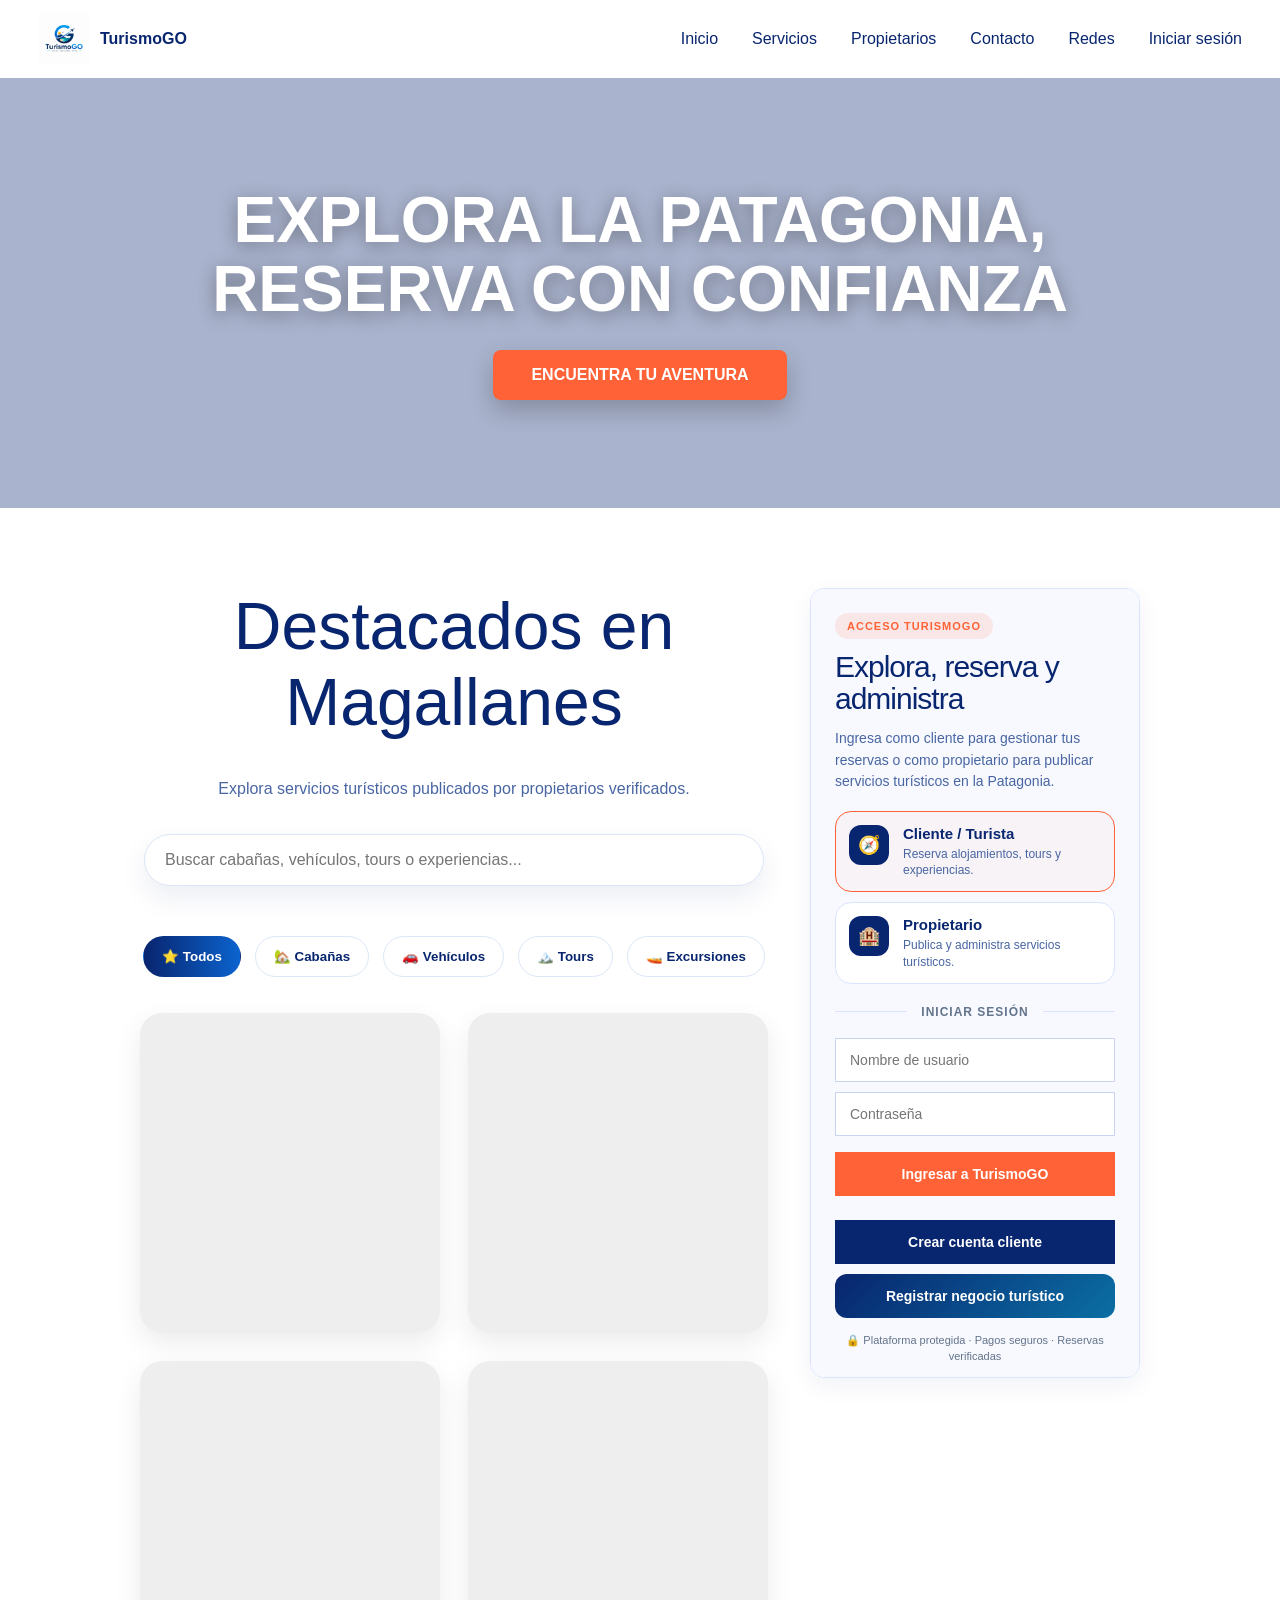
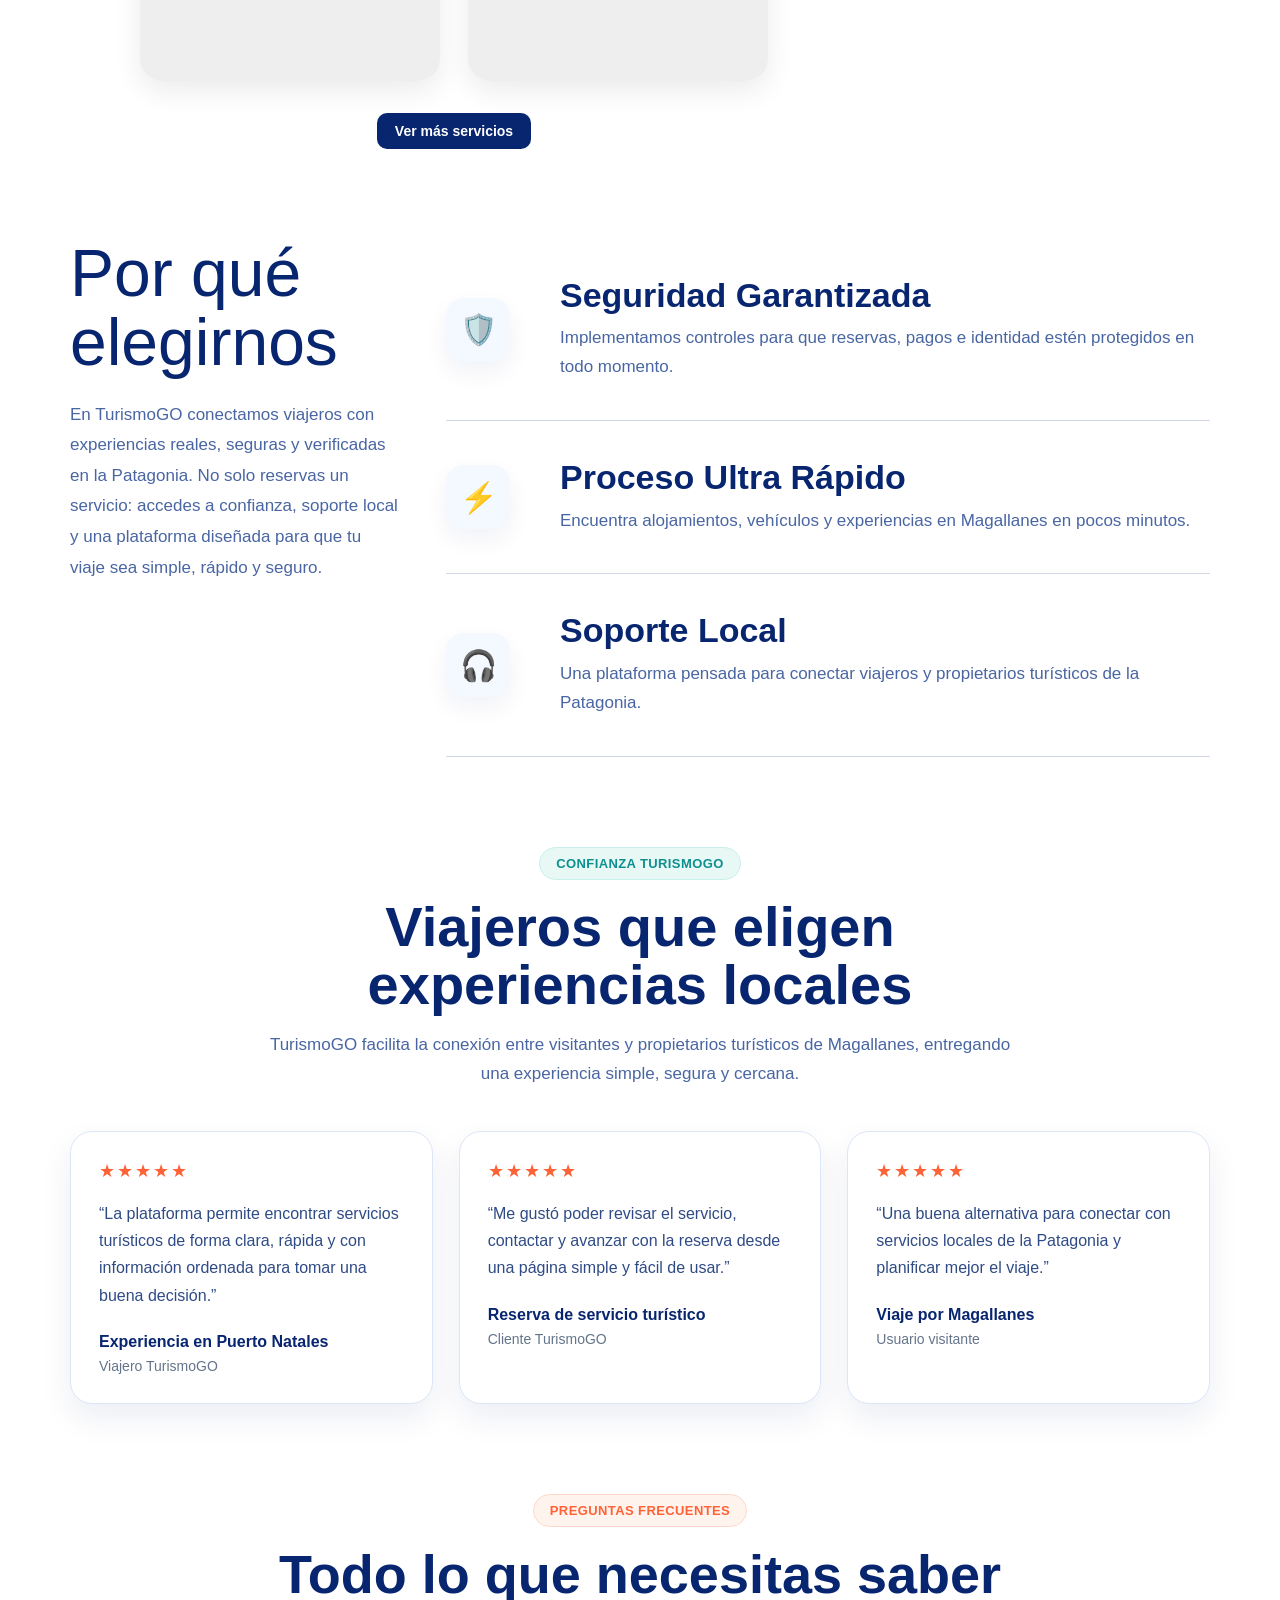
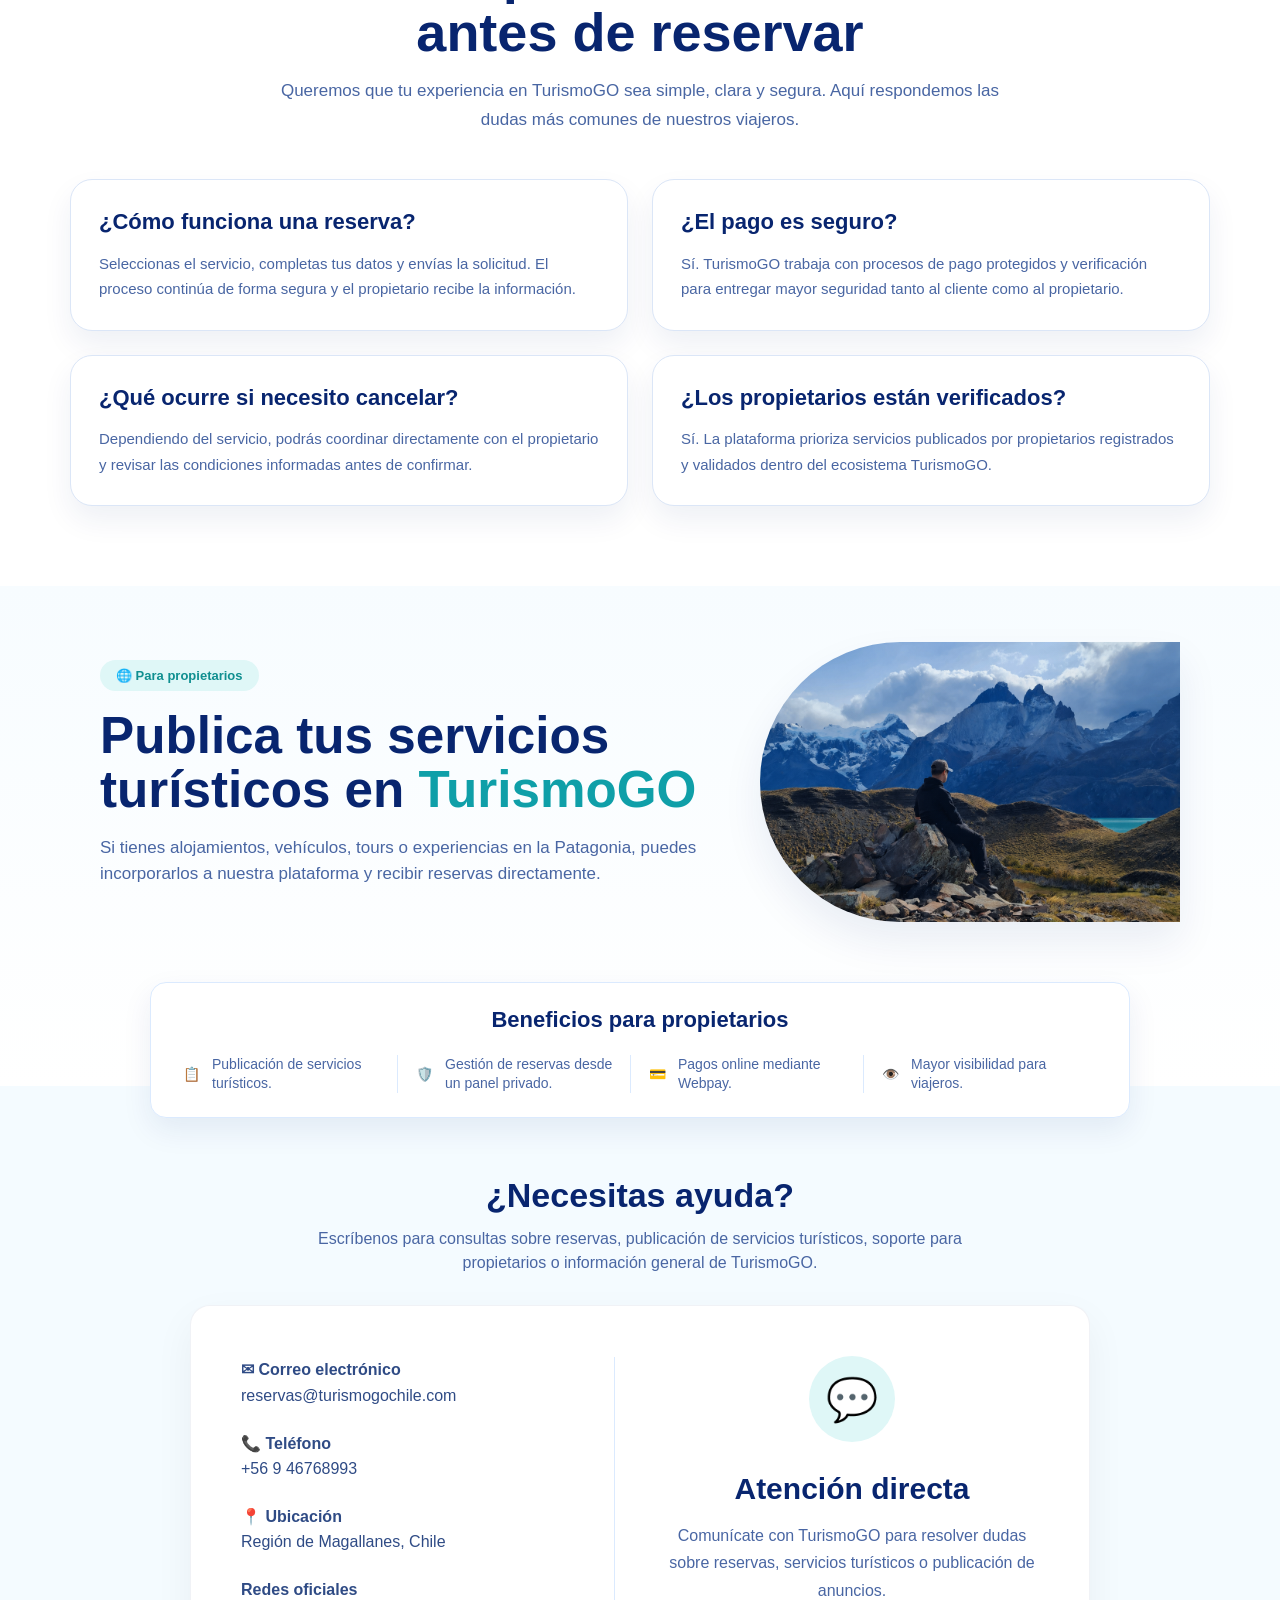
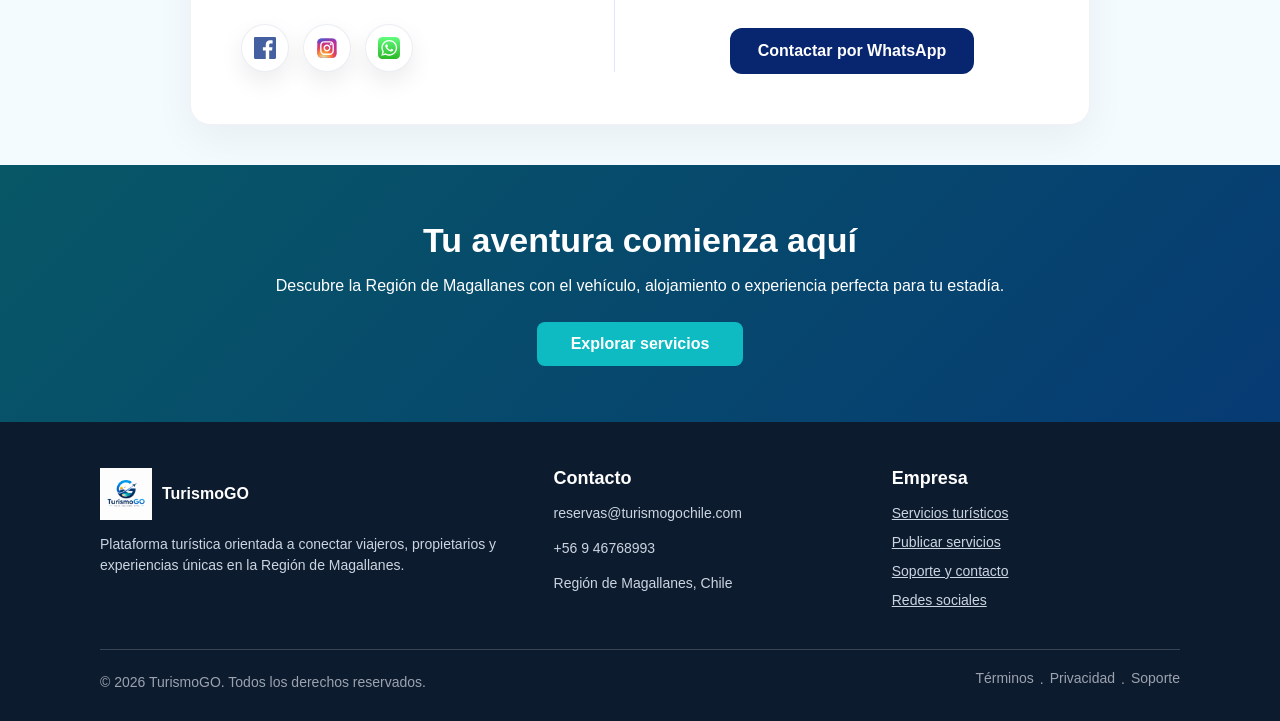
<file: index.html>
<!DOCTYPE html>
<html lang="es">
<head>
  <meta charset="UTF-8">
  <meta name="viewport" content="width=device-width, initial-scale=1.0">

  <title>TurismoGO | Turismo, alojamientos y experiencias en Magallanes</title>
  <link rel="icon" type="image/png" href="favicon.png">
  <link rel="preconnect" href="https://api.turismogochile.com">
<link rel="dns-prefetch" href="https://api.turismogochile.com">
  <link rel="preconnect" href="https://res.cloudinary.com">
  <link rel="dns-prefetch" href="https://res.cloudinary.com">
  <link rel="apple-touch-icon" href="favicon.png">

  <meta
    name="description"
    content="Reserva alojamientos, vehículos, tours y experiencias turísticas en la Región de Magallanes y la Patagonia chilena con TurismoGO."
  >

  <meta
    name="keywords"
    content="turismo magallanes, turismo patagonia, alojamiento puerto natales, arriendo vehiculos magallanes, tours torres del paine, turismo chile"
  >

  <meta name="author" content="TurismoGO">

  <meta property="og:title" content="TurismoGO | Explora la Patagonia">
  <meta
    property="og:description"
    content="Reserva alojamientos, vehículos y experiencias turísticas en Magallanes."
  >
  <meta property="og:type" content="website">
  <meta property="og:url" content="https://www.turismogochile.com">
  <meta property="og:image" content="https://www.turismogochile.com/assets/preview.jpg">

  <meta name="robots" content="index, follow">
  
  <link rel="stylesheet" href="styles.css">
</head>
<body>

  <header class="topbar">
    <div class="brand">
      <img
  src="assets/logo-turismogo.png"
  alt="TurismoGO"
  class="brand-logo"
  style="width:52px;height:52px;max-width:52px;max-height:52px;object-fit:contain;display:block;"
>
      <span>TurismoGO</span>
    </div>

    <nav class="nav-links">
  <a href="#inicio">Inicio</a>
  <a href="#servicios-publicos-section">Servicios</a>
  <a href="#propietarios">Propietarios</a>
  <a href="#contacto">Contacto</a>
  <a href="#redes">Redes</a>
  <a href="#login">Iniciar sesión</a>
</nav>
  </header>

  <main>
    <section class="hero-main" id="inicio">
  <div class="hero-overlay">
    <h1>Explora la Patagonia,<br>reserva con confianza</h1>
    <a href="#servicios-publicos-section" class="hero-main-btn">
      Encuentra tu aventura
    </a>
  </div>
</section>
<div id="registro-cliente" class="modal-overlay">

  <div class="modal-card">

    <button
      class="modal-close"
      onclick="mostrarRegistroCliente()"
    >
      ×
    </button>

    <h2>Crear cuenta cliente</h2>

    <p>
      Regístrate para reservar alojamientos, tours y experiencias en TurismoGO.
    </p>

    <input id="cliente-nombre" placeholder="Nombre completo">

    <input
      id="cliente-email"
      type="email"
      placeholder="Correo electrónico"
    >

    <input
      id="cliente-usuario"
      placeholder="Nombre de usuario"
    >

    <input
      id="cliente-password"
      type="password"
      placeholder="Contraseña"
    >

    <div class="legal-checkbox-container">
      <label class="legal-checkbox">
        <input type="checkbox" id="aceptaLegalCliente">

        <span>
          Acepto los
          <a href="/terminos.html" target="_blank">
            Términos y Condiciones
          </a>
          y la
          <a href="/privacidad.html" target="_blank">
            Política de Privacidad
          </a>.
        </span>
      </label>
    </div>

    <button
      class="primary-btn"
      onclick="registrarCliente()"
    >
      Crear cuenta
    </button>

  </div>

</div>
    <div id="registro-propietario" class="modal-overlay">
    <div class="modal-card">
    <button class="modal-close" onclick="mostrarRegistroPropietario()">×</button>
  <h2>Registro de propietario</h2>
  <p>Crea tu cuenta gratis y comienza a publicar tus servicios en TurismoGO.</p>

  <input id="reg-nombre" placeholder="Nombre completo">
  <input id="reg-telefono" placeholder="Teléfono">
  <input id="reg-email" type="email" placeholder="Correo electrónico">
  <input id="reg-usuario" placeholder="Nombre de usuario">
  <input id="reg-password" type="password" placeholder="Contraseña">

 <select id="reg-plan">
  <option value="basico">Plan Gratis - 10% comisión por reserva</option>
  <option value="pro">Plan Pro - 8% comisión y mayor visibilidad</option>
  <option value="premium">Plan Premium - 6% comisión y servicio destacado</option>
  </select>

  <div class="legal-checkbox-container">
  <label class="legal-checkbox">
    <input type="checkbox" id="aceptaLegalPropietario">
    <span>
      Acepto los 
      <a href="/terminos.html" target="_blank">Términos y Condiciones</a> 
      y la 
      <a href="/privacidad.html" target="_blank">Política de Privacidad</a>.
    </span>
  </label>
</div>

  <button class="primary-btn" onclick="registrarPropietarioConPago()">
  Crear cuenta gratis
</button>
</div>
</div>

    <section class="featured featured-layout" id="servicios-publicos-section">
  <div class="featured-content">
    <h2>Destacados en Magallanes</h2>
<p>Explora servicios turísticos publicados por propietarios verificados.</p>

<div class="search-box">
  <input
    type="text"
    id="buscador-servicios"
    placeholder="Buscar cabañas, vehículos, tours o experiencias..."
  >
</div>

<div class="quick-filters">
  <button class="filter-btn active" data-filter="todos">⭐ Todos</button>
  <button class="filter-btn" data-filter="cabaña">🏡 Cabañas</button>
  <button class="filter-btn" data-filter="jeep">🚗 Vehículos</button>
  <button class="filter-btn" data-filter="tour">🏔️ Tours</button>
  <button class="filter-btn" data-filter="excursion">🚤 Excursiones</button>
</div>

<div id="servicios-publicos" class="public-services-grid"></div>
<div class="load-more-container">
  <button id="btn-ver-mas-servicios" class="secondary-register-btn">
    Ver más servicios
  </button>
</div>

  </article>

</div>
  </div>

  <aside class="login-card premium-access-card" id="login">

  <div class="access-header">
    <span class="access-kicker">Acceso TurismoGO</span>
    <h2>Explora, reserva y administra</h2>

    <p>
      Ingresa como cliente para gestionar tus reservas o como propietario
      para publicar servicios turísticos en la Patagonia.
    </p>
  </div>

  <div class="access-role-grid">

    <div class="access-role-card active-role">
      <div class="access-role-icon">🧭</div>

      <div>
        <h3>Cliente / Turista</h3>
        <p>Reserva alojamientos, tours y experiencias.</p>
      </div>
    </div>

    <div class="access-role-card">
      <div class="access-role-icon">🏨</div>

      <div>
        <h3>Propietario</h3>
        <p>Publica y administra servicios turísticos.</p>
      </div>
    </div>

  </div>

  <div class="login-divider">
    <span>Iniciar sesión</span>
  </div>

  <input id="user" placeholder="Nombre de usuario">
  <input id="pass" type="password" placeholder="Contraseña">

  <button class="primary-btn access-login-btn" onclick="login()">
    Ingresar a TurismoGO
  </button>

  <div class="access-actions">

    <button
      class="secondary-register-btn"
      onclick="mostrarRegistroCliente()"
    >
      Crear cuenta cliente
    </button>

    <button
      class="owner-access-btn"
      onclick="mostrarRegistroPropietario()"
    >
      Registrar negocio turístico
    </button>

  </div>

  <div class="access-security">
    🔒 Plataforma protegida · Pagos seguros · Reservas verificadas
  </div>

  <p id="error"></p>

</aside>
</section>

    <section class="features">
      <div class="features-title">
  <h2>Por qué elegirnos</h2>

  <p>
    En TurismoGO conectamos viajeros con experiencias reales, seguras y verificadas
    en la Patagonia. No solo reservas un servicio: accedes a confianza, soporte local
    y una plataforma diseñada para que tu viaje sea simple, rápido y seguro.
  </p>
</div>

      <div class="feature-list">
        <div class="feature-item">
          <div class="feature-icon">🛡️</div>
          <div>
            <h3>Seguridad Garantizada</h3>
            <p>Implementamos controles para que reservas, pagos e identidad estén protegidos en todo momento.</p>
          </div>
        
        </div>

        <div class="feature-item">
          <div class="feature-icon">⚡</div>
          <div>
            <h3>Proceso Ultra Rápido</h3>
            <p>Encuentra alojamientos, vehículos y experiencias en Magallanes en pocos minutos.</p>
          </div>
        </div>

        <div class="feature-item">
          <div class="feature-icon">🎧</div>
          <div>
            <h3>Soporte Local</h3>
            <p>Una plataforma pensada para conectar viajeros y propietarios turísticos de la Patagonia.</p>
          </div>
        </div>
      </div>
    </section>
    <section class="testimonials-section">
  <div class="testimonials-header">
    <span>Confianza TurismoGO</span>
    <h2>Viajeros que eligen experiencias locales</h2>
    <p>
      TurismoGO facilita la conexión entre visitantes y propietarios turísticos
      de Magallanes, entregando una experiencia simple, segura y cercana.
    </p>
  </div>

  <div class="testimonials-grid">
    <article class="testimonial-card">
      <div class="testimonial-stars">★★★★★</div>
      <p>
        “La plataforma permite encontrar servicios turísticos de forma clara,
        rápida y con información ordenada para tomar una buena decisión.”
      </p>
      <strong>Experiencia en Puerto Natales</strong>
      <span>Viajero TurismoGO</span>
    </article>

    <article class="testimonial-card">
      <div class="testimonial-stars">★★★★★</div>
      <p>
        “Me gustó poder revisar el servicio, contactar y avanzar con la reserva
        desde una página simple y fácil de usar.”
      </p>
      <strong>Reserva de servicio turístico</strong>
      <span>Cliente TurismoGO</span>
    </article>

    <article class="testimonial-card">
      <div class="testimonial-stars">★★★★★</div>
      <p>
        “Una buena alternativa para conectar con servicios locales de la Patagonia
        y planificar mejor el viaje.”
      </p>
      <strong>Viaje por Magallanes</strong>
      <span>Usuario visitante</span>
    </article>
  </div>
</section>

<section class="faq-section">
  <div class="faq-header">
    <span>Preguntas frecuentes</span>
    <h2>Todo lo que necesitas saber antes de reservar</h2>
    <p>
      Queremos que tu experiencia en TurismoGO sea simple, clara y segura.
      Aquí respondemos las dudas más comunes de nuestros viajeros.
    </p>
  </div>

  <div class="faq-grid">

    <article class="faq-card">
      <h3>¿Cómo funciona una reserva?</h3>
      <p>
        Seleccionas el servicio, completas tus datos y envías la solicitud.
        El proceso continúa de forma segura y el propietario recibe la información.
      </p>
    </article>

    <article class="faq-card">
      <h3>¿El pago es seguro?</h3>
      <p>
        Sí. TurismoGO trabaja con procesos de pago protegidos y verificación
        para entregar mayor seguridad tanto al cliente como al propietario.
      </p>
    </article>

    <article class="faq-card">
      <h3>¿Qué ocurre si necesito cancelar?</h3>
      <p>
        Dependiendo del servicio, podrás coordinar directamente con el propietario
        y revisar las condiciones informadas antes de confirmar.
      </p>
    </article>

    <article class="faq-card">
      <h3>¿Los propietarios están verificados?</h3>
      <p>
        Sí. La plataforma prioriza servicios publicados por propietarios
        registrados y validados dentro del ecosistema TurismoGO.
      </p>
    </article>

  </div>
</section>

<section class="business-section" id="propietarios">
  <div class="business-hero">
    <div>
      <span class="pill-label">🌐 Para propietarios</span>
      <h2>Publica tus servicios turísticos en <strong>TurismoGO</strong></h2>
      <p>
        Si tienes alojamientos, vehículos, tours o experiencias en la Patagonia,
        puedes incorporarlos a nuestra plataforma y recibir reservas directamente.
      </p>
    </div>

    <div class="business-image"></div>
  </div>

  <div class="benefits-card">
    <h3>Beneficios para propietarios</h3>

    <div class="benefits-grid">
      <div class="benefit-item">📋 <span>Publicación de servicios turísticos.</span></div>
      <div class="benefit-item">🛡️ <span>Gestión de reservas desde un panel privado.</span></div>
      <div class="benefit-item">💳 <span>Pagos online mediante Webpay.</span></div>
      <div class="benefit-item">👁️ <span>Mayor visibilidad para viajeros.</span></div>
    </div>
  </div>
</section>

<section class="support-section" id="contacto">
 <h2>¿Necesitas ayuda?</h2>
  <p>
    Escríbenos para consultas sobre reservas, publicación de servicios turísticos,
    soporte para propietarios o información general de TurismoGO.
  </p>

  <div class="support-card single-card">

  <div class="support-info">
    <p><strong>✉ Correo electrónico</strong><br>
    reservas@turismogochile.com</p>

    <p><strong>📞 Teléfono</strong><br>
    +56 9 46768993</p>

    <p><strong>📍 Ubicación</strong><br>
    Región de Magallanes, Chile</p>

    <p><strong>Redes oficiales</strong></p>

    <div class="mini-socials social-buttons">
      <a href="https://facebook.com/turismogochile" target="_blank" class="social-btn">
        <img src="/assets/icons/facebook.svg" alt="Facebook">
      </a>

      <a href="https://instagram.com/turismogochile" target="_blank" class="social-btn">
        <img src="/assets/icons/instagram.svg" alt="Instagram">
      </a>

      <a href="https://wa.me/56946768993" target="_blank" class="social-btn">
        <img src="/assets/icons/whatsapp.svg" alt="WhatsApp">
      </a>
    </div>
  </div>

  <div class="support-highlight">
    <div class="chat-icon">💬</div>

    <h3>Atención directa</h3>

    <p>
      Comunícate con TurismoGO para resolver dudas sobre reservas,
      servicios turísticos o publicación de anuncios.
    </p>

    <a
      href="https://wa.me/56946768993?text=Hola,%20quiero%20información%20sobre%20TurismoGO"
      target="_blank"
      class="small-btn"
    >
      Contactar por WhatsApp
    </a>
  </div>

</div>

</section>

<section class="cta-premium">
  <h2>Tu aventura comienza aquí</h2>
  <p>
    Descubre la Región de Magallanes con el vehículo, alojamiento o experiencia
    perfecta para tu estadía.
  </p>
  <a href="#servicios-publicos-section">Explorar servicios</a>
</section>

<footer class="footer-premium">
  <div class="footer-grid">
    <div>
      <div class="brand">
       <img
       src="assets/logo-turismogo.png"
       alt="TurismoGO"
       class="brand-logo"
>
        <span>TurismoGO</span>
      </div>
      <p>
        Plataforma turística orientada a conectar viajeros, propietarios y
        experiencias únicas en la Región de Magallanes.
      </p>
    </div>

    <div>
      <h3>Contacto</h3>
      <p>reservas@turismogochile.com</p>
      <p>+56 9 46768993</p>
      <p>Región de Magallanes, Chile</p>
    </div>

    <div>
      <h3>Empresa</h3>
      <a href="#servicios-publicos-section">Servicios turísticos</a>
      <a href="#propietarios">Publicar servicios</a>
      <a href="#contacto">Soporte y contacto</a>
      <a href="#redes">Redes sociales</a>
    </div>
</div>

  <div class="footer-bottom-premium">
  <span class="footer-copy">
    © 2026 TurismoGO. Todos los derechos reservados.
  </span>

  <div class="footer-links-inline">
    <a href="/terminos.html">Términos</a>
    <span>·</span>
    <a href="/privacidad.html">Privacidad</a>
    <span>·</span>
    <a href="#">Soporte</a>
  </div>
</div>
</footer>

  <script src="config.js"></script>
  <script src="js/utils.js"></script>
  <script src="js/auth.js"></script>
  <script src="js/admin.js"></script>
  <script src="js/owner.js"></script>
  <script src="js/reservas.js"></script>
  <script src="app.js"></script>
 
</body>
</html>
</file>
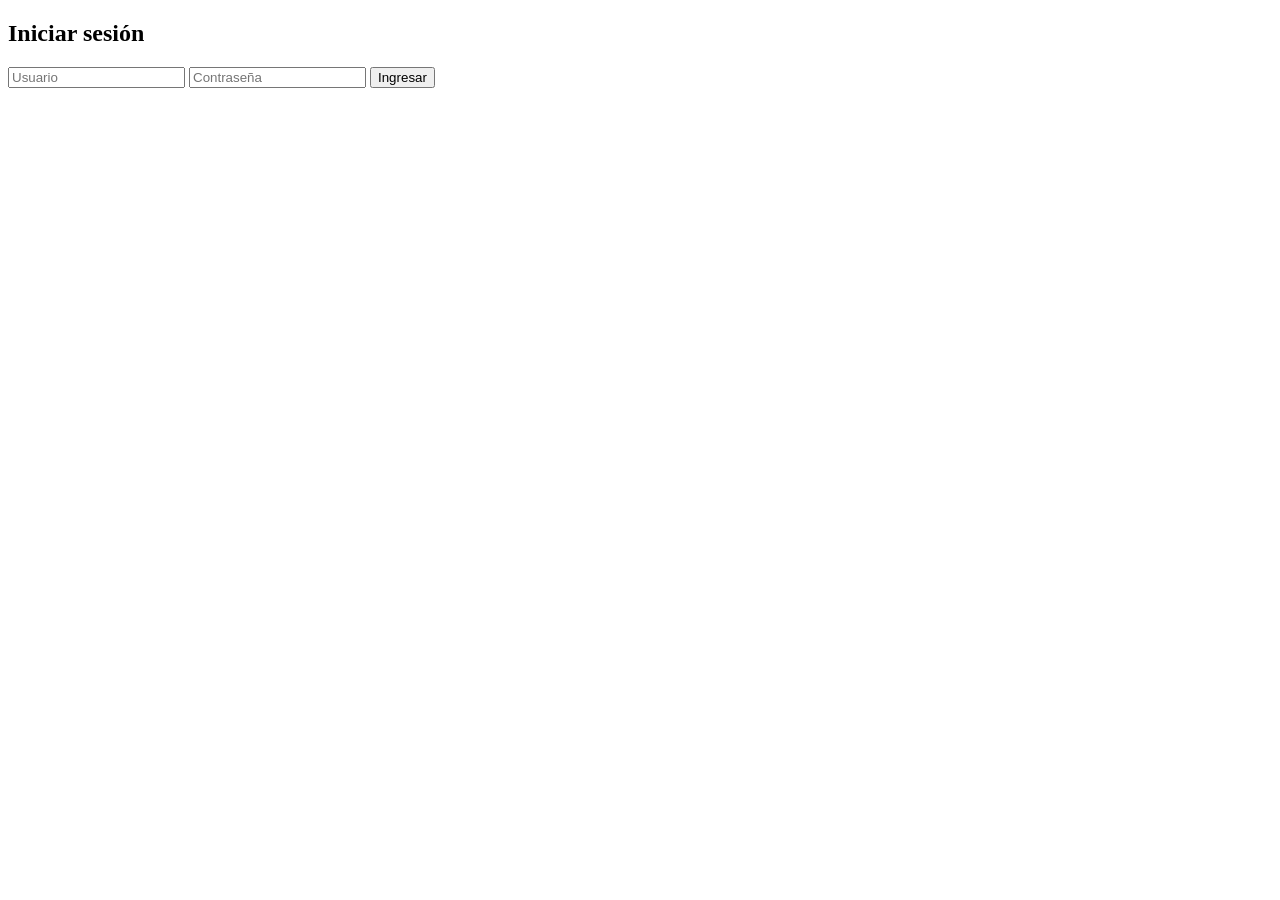
<file: login.html>
<!DOCTYPE html>
<html lang="es">
<head>
  <meta charset="UTF-8">
  <title>Login</title>
</head>
<body>

  <h2>Iniciar sesión</h2>

  <input id="user" placeholder="Usuario">
  <input id="pass" type="password" placeholder="Contraseña">

  <button onclick="login()">Ingresar</button>

  <p id="error"></p>

  <script src="config.js"></script>
  <script src="app.js"></script>
</body>
</html>
</file>
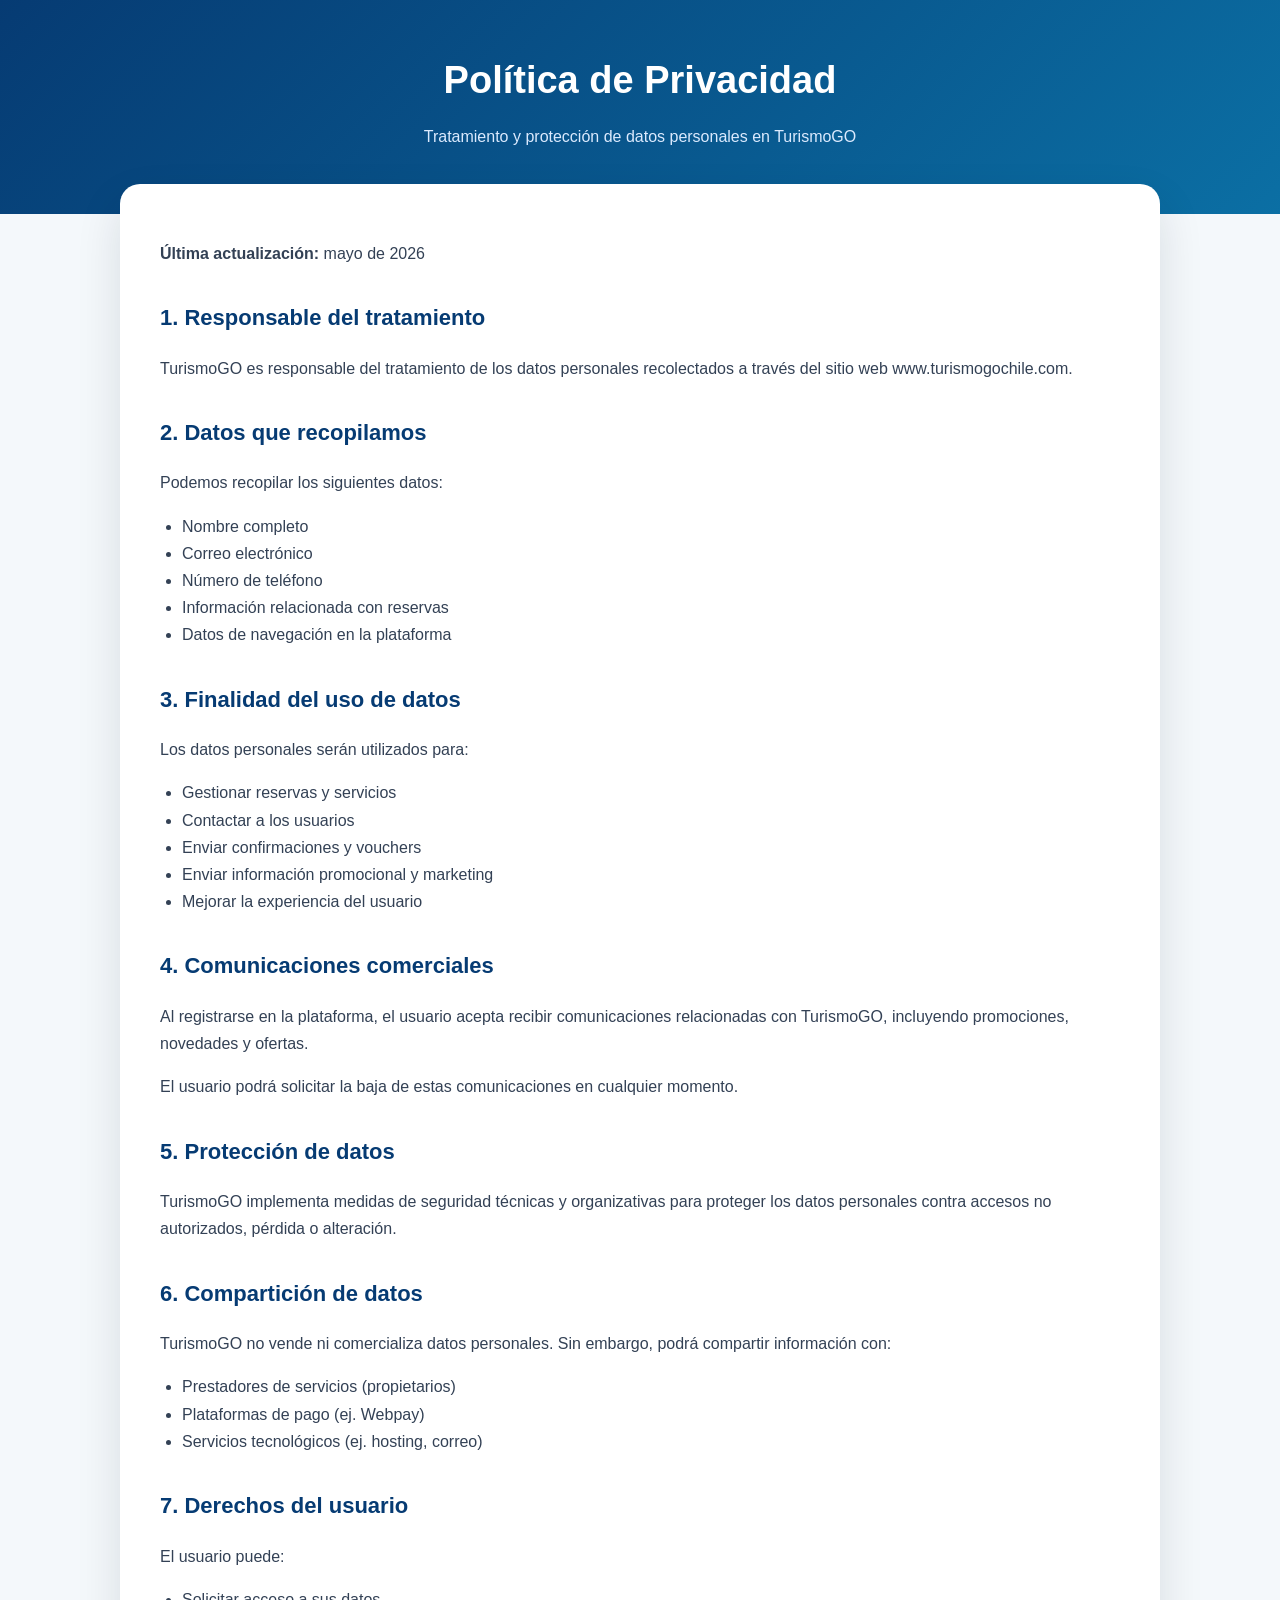
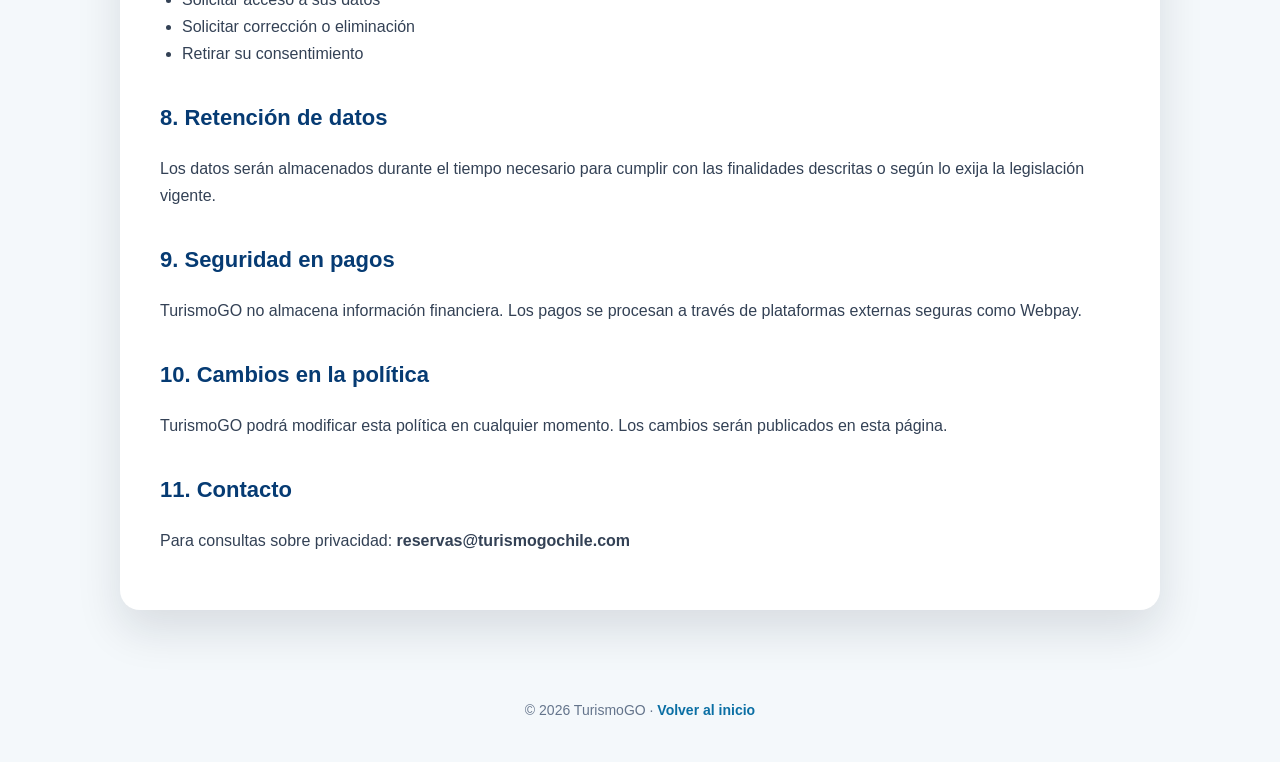
<file: privacidad.html>
<!DOCTYPE html>
<html lang="es">
<head>
  <meta charset="UTF-8">
  <meta name="viewport" content="width=device-width, initial-scale=1.0">
  <title>Política de Privacidad | TurismoGO</title>

  <style>
    body {
      margin: 0;
      font-family: Arial, sans-serif;
      background: #f4f8fb;
      color: #0f172a;
      line-height: 1.7;
    }

    .legal-header {
      background: linear-gradient(135deg, #063b73, #0b6fa4);
      color: white;
      padding: 48px 20px;
      text-align: center;
    }

    .legal-header h1 {
      margin: 0;
      font-size: 38px;
    }

    .legal-header p {
      margin-top: 10px;
      color: #dbeafe;
    }

    .legal-container {
      max-width: 960px;
      margin: -30px auto 50px;
      background: white;
      padding: 40px;
      border-radius: 20px;
      box-shadow: 0 20px 45px rgba(15, 23, 42, 0.12);
    }

    .legal-container h2 {
      color: #063b73;
      margin-top: 32px;
      font-size: 22px;
    }

    .legal-container p {
      color: #334155;
      font-size: 16px;
    }

    .legal-container ul {
      color: #334155;
      padding-left: 22px;
    }

    .legal-footer {
      text-align: center;
      padding: 25px;
      color: #64748b;
      font-size: 14px;
    }

    .legal-footer a {
      color: #0b6fa4;
      text-decoration: none;
      font-weight: bold;
    }

    @media (max-width: 700px) {
      .legal-header h1 {
        font-size: 28px;
      }

      .legal-container {
        margin: -20px 14px 40px;
        padding: 24px;
      }
    }
  </style>
</head>

<body>

  <header class="legal-header">
    <h1>Política de Privacidad</h1>
    <p>Tratamiento y protección de datos personales en TurismoGO</p>
  </header>

  <main class="legal-container">

    <p><strong>Última actualización:</strong> mayo de 2026</p>

    <h2>1. Responsable del tratamiento</h2>
    <p>
      TurismoGO es responsable del tratamiento de los datos personales
      recolectados a través del sitio web www.turismogochile.com.
    </p>

    <h2>2. Datos que recopilamos</h2>
    <p>Podemos recopilar los siguientes datos:</p>
    <ul>
      <li>Nombre completo</li>
      <li>Correo electrónico</li>
      <li>Número de teléfono</li>
      <li>Información relacionada con reservas</li>
      <li>Datos de navegación en la plataforma</li>
    </ul>

    <h2>3. Finalidad del uso de datos</h2>
    <p>Los datos personales serán utilizados para:</p>
    <ul>
      <li>Gestionar reservas y servicios</li>
      <li>Contactar a los usuarios</li>
      <li>Enviar confirmaciones y vouchers</li>
      <li>Enviar información promocional y marketing</li>
      <li>Mejorar la experiencia del usuario</li>
    </ul>

    <h2>4. Comunicaciones comerciales</h2>
    <p>
      Al registrarse en la plataforma, el usuario acepta recibir
      comunicaciones relacionadas con TurismoGO, incluyendo promociones,
      novedades y ofertas.
    </p>
    <p>
      El usuario podrá solicitar la baja de estas comunicaciones en cualquier momento.
    </p>

    <h2>5. Protección de datos</h2>
    <p>
      TurismoGO implementa medidas de seguridad técnicas y organizativas
      para proteger los datos personales contra accesos no autorizados,
      pérdida o alteración.
    </p>

    <h2>6. Compartición de datos</h2>
    <p>
      TurismoGO no vende ni comercializa datos personales. Sin embargo,
      podrá compartir información con:
    </p>
    <ul>
      <li>Prestadores de servicios (propietarios)</li>
      <li>Plataformas de pago (ej. Webpay)</li>
      <li>Servicios tecnológicos (ej. hosting, correo)</li>
    </ul>

    <h2>7. Derechos del usuario</h2>
    <p>El usuario puede:</p>
    <ul>
      <li>Solicitar acceso a sus datos</li>
      <li>Solicitar corrección o eliminación</li>
      <li>Retirar su consentimiento</li>
    </ul>

    <h2>8. Retención de datos</h2>
    <p>
      Los datos serán almacenados durante el tiempo necesario para cumplir
      con las finalidades descritas o según lo exija la legislación vigente.
    </p>

    <h2>9. Seguridad en pagos</h2>
    <p>
      TurismoGO no almacena información financiera. Los pagos se procesan
      a través de plataformas externas seguras como Webpay.
    </p>

    <h2>10. Cambios en la política</h2>
    <p>
      TurismoGO podrá modificar esta política en cualquier momento.
      Los cambios serán publicados en esta página.
    </p>

    <h2>11. Contacto</h2>
    <p>
      Para consultas sobre privacidad:
      <strong>reservas@turismogochile.com</strong>
    </p>

  </main>

  <footer class="legal-footer">
    <p>© 2026 TurismoGO · <a href="/index.html">Volver al inicio</a></p>
  </footer>

</body>
</html>
</file>
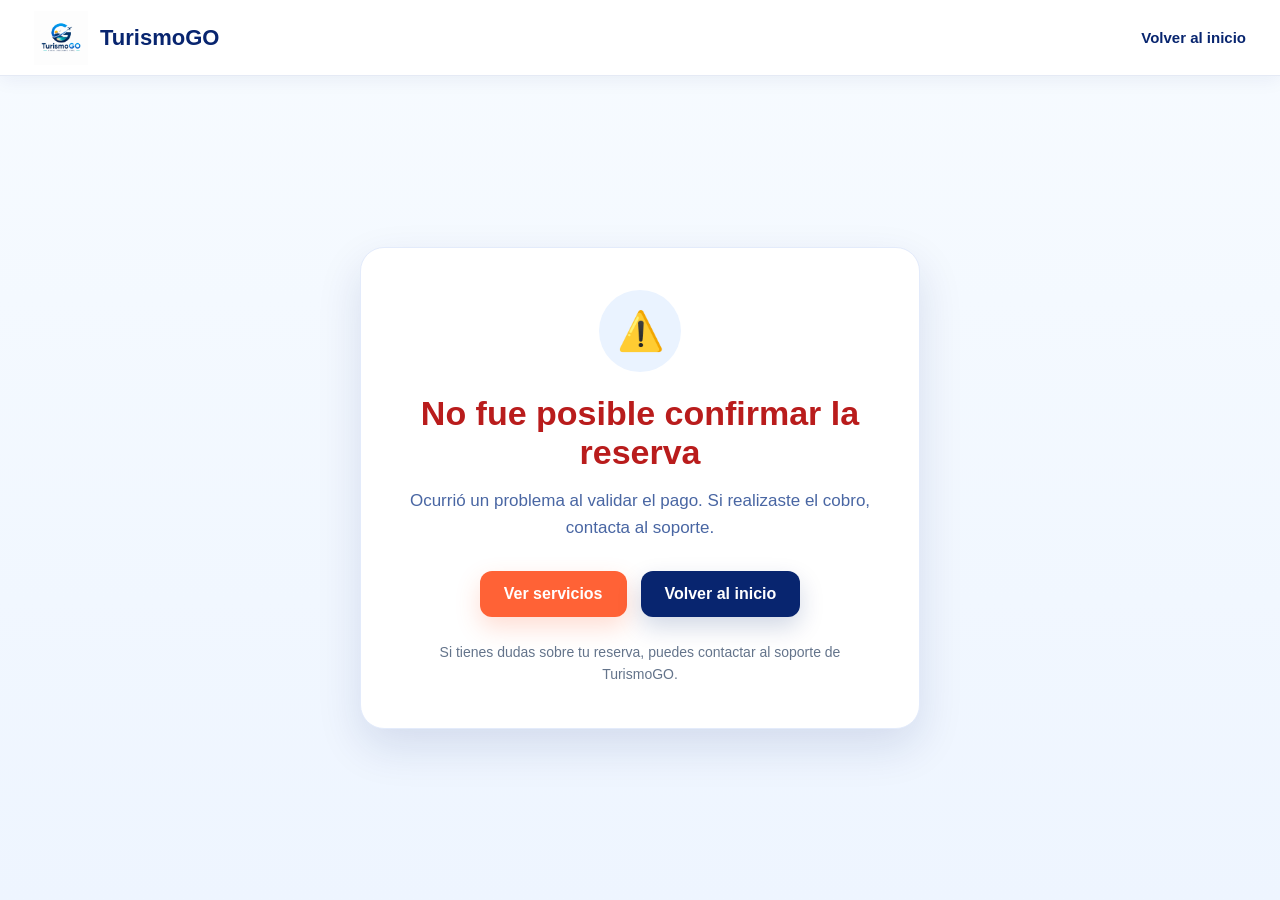
<file: reserva-resultado.html>
<!DOCTYPE html>
<html lang="es">
<head>
  <meta charset="UTF-8">
  <title>Resultado de reserva - TurismoGO</title>
  <meta name="viewport" content="width=device-width, initial-scale=1.0">

  <link rel="icon" type="image/png" href="favicon.png">

  <style>
    * {
      box-sizing: border-box;
    }

    body {
      margin: 0;
      font-family: Arial, sans-serif;
      background: linear-gradient(180deg, #f7fbff 0%, #eef5ff 100%);
      color: #08256f;
      min-height: 100vh;
    }

    .topbar {
      height: 76px;
      padding: 0 34px;
      background: #ffffff;
      border-bottom: 1px solid #e5eaf5;
      display: flex;
      align-items: center;
      justify-content: space-between;
      box-shadow: 0 4px 18px rgba(8, 37, 111, 0.06);
    }

    .brand {
      display: flex;
      align-items: center;
      gap: 12px;
      text-decoration: none;
      color: #08256f;
      font-weight: 800;
      font-size: 22px;
    }

    .brand img {
      width: 54px;
      height: 54px;
      object-fit: contain;
      display: block;
    }

    .topbar a.back-link {
      color: #08256f;
      text-decoration: none;
      font-weight: 700;
      font-size: 15px;
    }

    .topbar a.back-link:hover {
      text-decoration: underline;
    }

    .page {
      min-height: calc(100vh - 76px);
      display: flex;
      align-items: center;
      justify-content: center;
      padding: 42px 20px;
    }

    .card {
      background: #ffffff;
      max-width: 560px;
      width: 100%;
      padding: 42px;
      border-radius: 24px;
      box-shadow: 0 18px 45px rgba(8, 37, 111, 0.12);
      text-align: center;
      border: 1px solid #e3ebfb;
    }

    .status-icon {
      width: 82px;
      height: 82px;
      margin: 0 auto 22px;
      border-radius: 999px;
      display: flex;
      align-items: center;
      justify-content: center;
      font-size: 38px;
      background: #eaf3ff;
      color: #08256f;
    }

    h1 {
      margin: 0 0 14px;
      font-size: 34px;
      line-height: 1.15;
      color: #08256f;
    }

    p {
      font-size: 17px;
      line-height: 1.6;
      color: #4966a3;
      margin: 0;
    }

    .success {
      color: #15803d;
    }

    .error {
      color: #b91c1c;
    }

    .warning {
      color: #b45309;
    }

    .actions {
      display: flex;
      gap: 14px;
      justify-content: center;
      flex-wrap: wrap;
      margin-top: 30px;
    }

    .btn {
      display: inline-block;
      padding: 14px 24px;
      background: #ff6236;
      color: #ffffff;
      text-decoration: none;
      border-radius: 12px;
      font-weight: 800;
      box-shadow: 0 10px 24px rgba(255, 98, 54, 0.22);
    }

    .btn:hover {
      background: #e6522b;
    }

    .btn-secondary {
      background: #08256f;
      box-shadow: 0 10px 24px rgba(8, 37, 111, 0.18);
    }

    .btn-secondary:hover {
      background: #061b52;
    }

    .note {
      margin-top: 24px;
      font-size: 14px;
      color: #64748b;
    }

    @media (max-width: 700px) {
      .topbar {
        padding: 0 18px;
      }

      .brand {
        font-size: 18px;
      }

      .brand img {
        width: 46px;
        height: 46px;
      }

      .card {
        padding: 30px 22px;
      }

      h1 {
        font-size: 28px;
      }
    }
  </style>
</head>
<body>

  <header class="topbar">
    <a href="index.html" class="brand">
      <img src="favicon.png" alt="TurismoGO">
      <span>TurismoGO</span>
    </a>

    <a href="index.html" class="back-link">Volver al inicio</a>
  </header>

  <main class="page">
    <div class="card">
      <div class="status-icon" id="icono">⏳</div>

      <h1 id="titulo">Procesando resultado...</h1>
      <p id="mensaje">Estamos verificando el estado de tu reserva.</p>

      <div class="actions">
        <a class="btn" href="index.html#servicios-publicos-section">Ver servicios</a>
        <a class="btn btn-secondary" href="index.html">Volver al inicio</a>
      </div>

      <p class="note">
        Si tienes dudas sobre tu reserva, puedes contactar al soporte de TurismoGO.
      </p>
    </div>
  </main>

  <script>
    const params = new URLSearchParams(window.location.search);
    const pago = params.get('pago');

    const titulo = document.getElementById('titulo');
    const mensaje = document.getElementById('mensaje');
    const icono = document.getElementById('icono');

    if (pago === 'exitoso') {
      icono.textContent = '✅';
      titulo.textContent = 'Reserva confirmada';
      titulo.className = 'success';
      mensaje.textContent = 'Tu pago fue aprobado correctamente. La reserva quedó registrada y confirmada.';
    } else if (pago === 'fallido') {
      icono.textContent = '❌';
      titulo.textContent = 'Pago fallido';
      titulo.className = 'error';
      mensaje.textContent = 'El pago no pudo ser aprobado. Puedes intentar realizar la reserva nuevamente.';
    } else if (pago === 'cancelado') {
      icono.textContent = '⚠️';
      titulo.textContent = 'Pago cancelado';
      titulo.className = 'warning';
      mensaje.textContent = 'La operación fue cancelada antes de finalizar el pago.';
    } else {
      icono.textContent = '⚠️';
      titulo.textContent = 'No fue posible confirmar la reserva';
      titulo.className = 'error';
      mensaje.textContent = 'Ocurrió un problema al validar el pago. Si realizaste el cobro, contacta al soporte.';
    }
  </script>

</body>
</html>
</file>
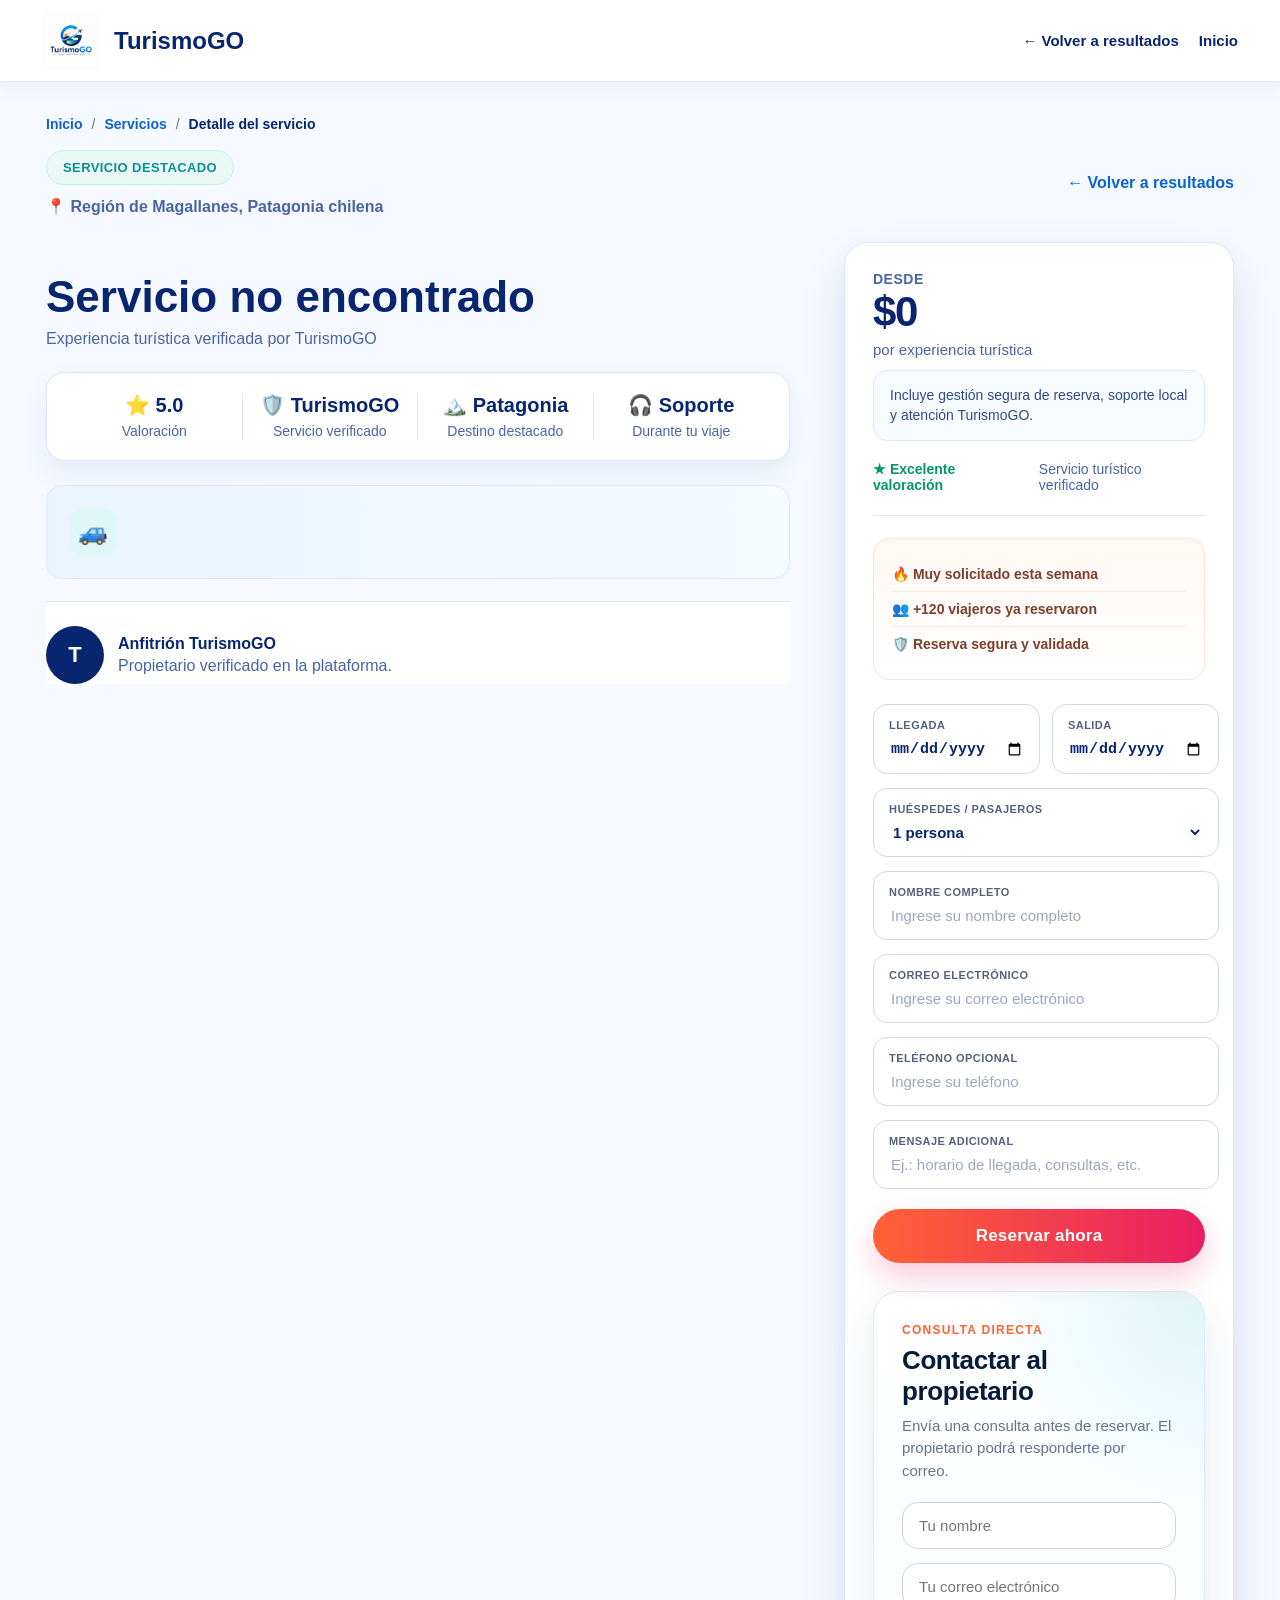
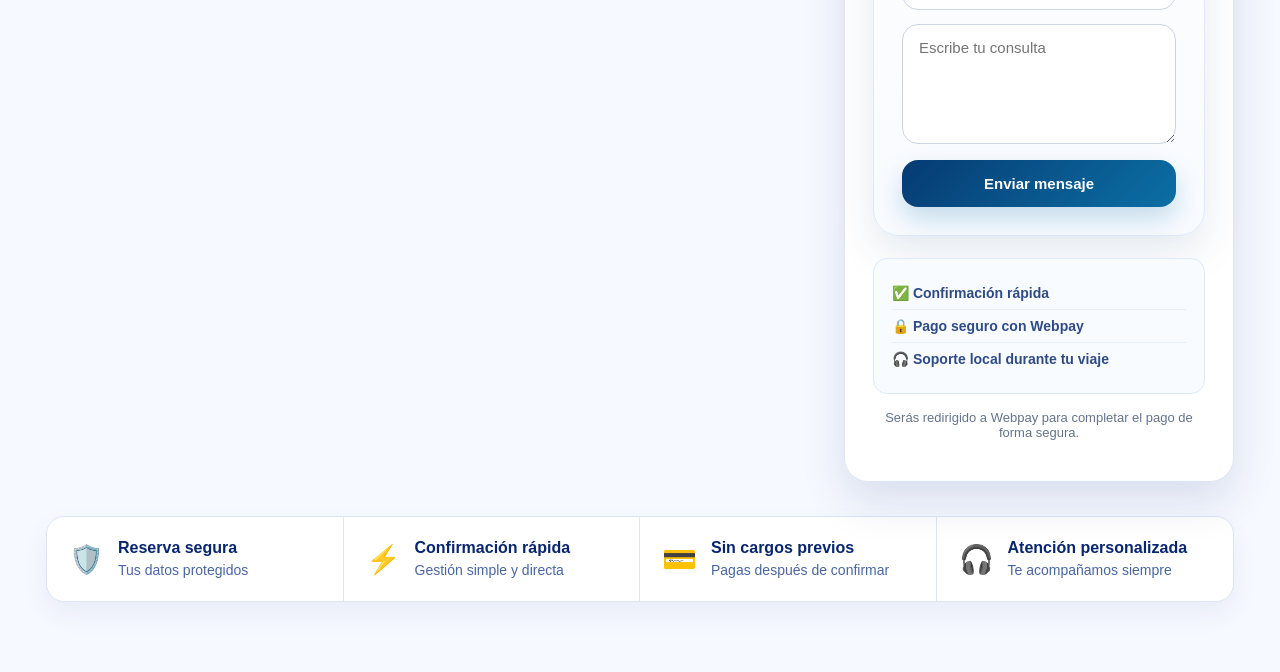
<file: servicio.html>
<!DOCTYPE html>
<html lang="es">
<head>
  <meta charset="UTF-8">
  <title>TurismoGO | Servicio</title>
  <meta name="viewport" content="width=device-width, initial-scale=1.0">

  <link rel="icon" type="image/png" href="favicon.png">

  <style>
    * {
      box-sizing: border-box;
    }

    body {
      margin: 0;
      font-family: Arial, sans-serif;
      background: #f6f9ff;
      color: #08256f;
    }

    .topbar {
      height: 82px;
      padding: 0 42px;
      display: flex;
      align-items: center;
      justify-content: space-between;
      border-bottom: 1px solid #e5ecf7;
      background: #ffffff;
      position: sticky;
      top: 0;
      z-index: 20;
      box-shadow: 0 4px 20px rgba(8,37,111,0.06);
    }

    .brand {
      display: flex;
      align-items: center;
      gap: 14px;
      font-weight: 800;
      color: #08256f;
      text-decoration: none;
      font-size: 24px;
    }

    .brand img {
      width: 58px;
      height: 58px;
      object-fit: contain;
      display: block;
    }

    .top-actions {
      display: flex;
      align-items: center;
      gap: 20px;
    }

    .top-actions a {
      color: #08256f;
      text-decoration: none;
      font-weight: 800;
      font-size: 15px;
    }

    .top-actions a:hover {
      text-decoration: underline;
    }

    .container {
      max-width: 1240px;
      margin: 0 auto;
      padding: 34px 26px 70px;
    }

    .breadcrumb {
  display: flex;
  align-items: center;
  gap: 9px;
  margin-bottom: 18px;
  font-size: 14px;
  color: #64748b;
}

.breadcrumb a {
  color: #0b63ce;
  text-decoration: none;
  font-weight: 700;
}

.breadcrumb a:hover {
  text-decoration: underline;
}

.breadcrumb strong {
  color: #08256f;
}

.service-intro {
  display: flex;
  align-items: center;
  justify-content: space-between;
  gap: 18px;
  margin-bottom: 26px;
}

.service-badge {
  display: inline-block;
  background: #e8f8f5;
  color: #0f8f90;
  border: 1px solid #c8f0eb;
  padding: 9px 16px;
  border-radius: 999px;
  font-size: 13px;
  font-weight: 800;
  text-transform: uppercase;
  letter-spacing: .4px;
}

.service-location {
  margin: 12px 0 0;
  color: #4966a3;
  font-weight: 600;
}

.back-link {
  display: inline-flex;
  align-items: center;
  gap: 8px;
  color: #0b63ce;
  text-decoration: none;
  font-weight: 800;
  white-space: nowrap;
}

    .service-layout {
      display: grid;
      grid-template-columns: minmax(0, 1fr) 390px;
      gap: 54px;
      align-items: start;
    }

   .gallery {
  display: grid;
  grid-template-columns: minmax(0, 1fr) 220px;
  gap: 18px;
  margin-bottom: 32px;
}

.main-img,
.small-img {
  width: 100%;
  object-fit: cover;
  background: #eef2f7;
  border: 1px solid rgba(8,37,111,0.08);
  box-shadow: 0 16px 34px rgba(8,37,111,0.10);
  transition: transform 0.25s ease, box-shadow 0.25s ease;
}

.main-img {
  height: 460px;
  border-radius: 26px;
}

.gallery-small {
  display: grid;
  grid-template-columns: 1fr;
  gap: 18px;
}

.small-img {
  height: 141px;
  border-radius: 18px;
}

.main-img:hover,
.small-img:hover {
  transform: translateY(-3px);
  box-shadow: 0 22px 44px rgba(8,37,111,0.16);
}

    .info-header h1 {
      margin: 0 0 10px;
      font-size: clamp(32px, 4vw, 44px);
      line-height: 1.05;
      color: #08256f;
    }

    .location {
      display: flex;
      align-items: center;
      gap: 8px;
      margin: 0 0 22px;
      color: #4966a3;
      font-size: 16px;
    }

    .highlight-box {
      background: #ffffff;
      border: 1px solid #dbe6f7;
      border-radius: 18px;
      padding: 20px;
      display: grid;
      grid-template-columns: repeat(4, 1fr);
      gap: 0;
      margin: 24px 0;
      box-shadow: 0 12px 28px rgba(8,37,111,0.07);
    }

    .highlight-box div {
      text-align: center;
      border-right: 1px solid #dbe6f7;
      padding: 0 14px;
    }

    .highlight-box div:last-child {
      border-right: none;
    }

    .highlight-box strong {
      display: block;
      color: #08256f;
      font-size: 20px;
      margin-bottom: 5px;
    }

    .highlight-box span {
      color: #4966a3;
      font-size: 14px;
    }

    .description-card {
      background: linear-gradient(90deg, #eaf4ff, #f5fbff);
      border: 1px solid #dbeafe;
      border-radius: 16px;
      padding: 22px;
      margin: 22px 0;
      display: flex;
      gap: 16px;
      align-items: flex-start;
    }

    .description-icon {
      width: 48px;
      height: 48px;
      border-radius: 14px;
      background: #dff7f7;
      display: flex;
      align-items: center;
      justify-content: center;
      font-size: 24px;
      flex-shrink: 0;
    }

    .description {
      margin: 0;
      line-height: 1.65;
      color: #2f4b85;
      font-size: 16px;
    }

    .owner-box {
      margin-top: 22px;
      background: #ffffff;
      border-top: 1px solid #dbe6f7;
      padding-top: 24px;
      display: flex;
      align-items: center;
      justify-content: space-between;
      gap: 18px;
    }

    .owner-data {
      display: flex;
      align-items: center;
      gap: 14px;
    }

    .avatar {
      width: 58px;
      height: 58px;
      border-radius: 50%;
      background: #08256f;
      color: white;
      display: flex;
      align-items: center;
      justify-content: center;
      font-weight: bold;
      font-size: 22px;
      flex-shrink: 0;
    }

    .owner-box strong {
      color: #08256f;
    }

    .owner-box p {
      margin: 4px 0 0;
      color: #4966a3;
    }

    .trust-strip {
      max-width: 1240px;
      margin: 34px auto 0;
      background: #ffffff;
      border: 1px solid #dbe6f7;
      border-radius: 18px;
      display: grid;
      grid-template-columns: repeat(4, 1fr);
      box-shadow: 0 12px 28px rgba(8,37,111,0.06);
      overflow: hidden;
    }

    .trust-item {
      padding: 22px;
      display: flex;
      align-items: center;
      gap: 14px;
      border-right: 1px solid #dbe6f7;
    }

    .trust-item:last-child {
      border-right: none;
    }

    .trust-icon {
      font-size: 28px;
    }

    .trust-item strong {
      display: block;
      color: #08256f;
      margin-bottom: 4px;
    }

    .trust-item span {
      color: #4966a3;
      font-size: 14px;
    }

    .booking-card {
      border: 1px solid #dbe6f7;
      border-radius: 24px;
      padding: 28px;
      box-shadow: 0 20px 45px rgba(8,37,111,0.12);
      position: sticky;
      top: 110px;
      background: #ffffff;
    }

    .booking-price {
  margin-bottom: 12px;
  color: #08256f;
}

.price-label {
  display: block;
  color: #4966a3;
  font-size: 14px;
  font-weight: 800;
  text-transform: uppercase;
  letter-spacing: .5px;
  margin-bottom: 4px;
}

.booking-price strong {
  display: block;
  color: #08256f;
  font-size: 42px;
  line-height: 1;
  letter-spacing: -1.4px;
}

.price-detail {
  display: block;
  color: #4966a3;
  font-size: 15px;
  margin-top: 8px;
}

.price-includes {
  background: #f8fbff;
  border: 1px solid #dbeafe;
  border-radius: 14px;
  padding: 14px 16px;
  margin-bottom: 20px;
}

.price-includes p {
  margin: 0;
  color: #2f4b85;
  font-size: 14px;
  line-height: 1.45;
}

    .rating-row {
      display: flex;
      align-items: center;
      gap: 10px;
      color: #4966a3;
      font-size: 14px;
      margin-bottom: 22px;
      padding-bottom: 22px;
      border-bottom: 1px solid #dbe6f7;
    }

    .social-proof {
  margin-bottom: 24px;
  background: linear-gradient(180deg, #fff8f5 0%, #ffffff 100%);
  border: 1px solid #ffe0d6;
  border-radius: 16px;
  padding: 18px;
}

.proof-item {
  font-size: 14px;
  color: #7c3f2b;
  font-weight: 700;
  padding: 9px 0;
  border-bottom: 1px solid #ffe8df;
}

.proof-item:last-child {
  border-bottom: none;
}

    .rating-row strong {
      color: #059669;
    }

    .booking-fields {
     display: grid;
     gap: 14px;
     margin-top: 18px;
    }

    .field-row {
      display: grid;
      grid-template-columns: 1fr 1fr;
      gap: 12px;
    }

    .field {
    border: 1px solid #d1d9e8;
    border-radius: 14px;
    padding: 14px 15px;
    background: #ffffff;
    transition: border-color 0.25s ease, box-shadow 0.25s ease, transform 0.25s ease;
    }

    .field:hover {
  border-color: #9bb4e8;
  box-shadow: 0 10px 24px rgba(8,37,111,0.07);
  transform: translateY(-1px);
}

.field:focus-within {
  border-color: #ff6236;
  box-shadow: 0 0 0 4px rgba(255,98,54,0.12);
}

    .field label {
  display: block;
  font-size: 11px;
  font-weight: 800;
  color: #53627d;
  margin-bottom: 8px;
  text-transform: uppercase;
  letter-spacing: .45px;
}

   .field input,
.field select {
  width: 100%;
  border: none;
  outline: none;
  font-size: 15px;
  background: transparent;
  color: #08256f;
  font-weight: 600;
}

.field input::placeholder {
  color: #9aa8c2;
  font-weight: 500;
}

    .reserve-btn {
  width: 100%;
  padding: 17px;
  margin-top: 20px;
  background: linear-gradient(90deg, #ff6236, #e91e63);
  color: white;
  border: none;
  border-radius: 999px;
  font-weight: 900;
  cursor: pointer;
  font-size: 17px;
  letter-spacing: .2px;
  box-shadow: 0 14px 28px rgba(233,30,99,0.22);
  transition: transform 0.25s ease, box-shadow 0.25s ease;
}

    .reserve-btn:hover {
  transform: translateY(-2px);
  box-shadow: 0 18px 34px rgba(233,30,99,0.28);
}

    .reserve-note {
      text-align: center;
      color: #64748b;
      font-size: 13px;
      margin-top: 16px;
    }

    .booking-trust {
  margin-top: 22px;
  background: #f8fbff;
  border: 1px solid #dbeafe;
  border-radius: 14px;
  padding: 18px;
}

.trust-line {
  font-size: 14px;
  color: #2f4b85;
  font-weight: 600;
  padding: 8px 0;
  border-bottom: 1px solid #e6eefb;
}

.trust-line:last-child {
  border-bottom: none;
}

    @media (max-width: 950px) {
      .topbar {
        padding: 0 20px;
      }

      .brand {
        font-size: 20px;
      }

      .brand img {
        width: 48px;
        height: 48px;
      }

      .service-layout {
        grid-template-columns: 1fr;
      }

      .gallery {
        grid-template-columns: 1fr;
      }

      .main-img {
        height: 340px;
      }

      .gallery-small {
        grid-template-columns: repeat(3, 1fr);
      }

      .small-img {
        height: 130px;
      }

      .booking-card {
        position: static;
      }

      .highlight-box,
      .trust-strip {
        grid-template-columns: 1fr;
      }

      .highlight-box div,
      .trust-item {
        border-right: none;
        border-bottom: 1px solid #dbe6f7;
        padding-bottom: 16px;
      }

      .highlight-box div:last-child,
      .trust-item:last-child {
        border-bottom: none;
      }
    }

    @media (max-width: 600px) {
      .service-intro {
  flex-direction: column;
  align-items: flex-start;
}

.breadcrumb {
  flex-wrap: wrap;
}
      .container {
        padding: 24px 16px 50px;
      }

      .top-actions {
        gap: 12px;
      }

      .top-actions a {
        font-size: 13px;
      }

      .main-img {
       height: 280px;
      }

      .gallery-small {
        grid-template-columns: 1fr;
      }

      .small-img {
        height: 150px;
      }

      .field-row {
        grid-template-columns: 1fr;
      }

      .booking-card {
        padding: 22px;
      }
    }
    .custom-alert-overlay {
  position: fixed;
  inset: 0;
  background: rgba(15, 23, 42, 0.45);
  backdrop-filter: blur(5px);
  display: flex;
  align-items: center;
  justify-content: center;
  z-index: 99999;
  padding: 20px;
}

.custom-alert-box {
  width: 100%;
  max-width: 430px;
  background: #ffffff;
  border-radius: 26px;
  padding: 34px 30px;
  text-align: center;
  box-shadow: 0 28px 70px rgba(15, 23, 42, 0.28);
  border: 1px solid #dbeafe;
  animation: alertPop 0.22s ease;
}

.custom-alert-icon {
  width: 58px;
  height: 58px;
  margin: 0 auto 16px;
  border-radius: 999px;
  background: linear-gradient(135deg, #0b6fa4, #0fbbc3);
  color: #ffffff;
  display: flex;
  align-items: center;
  justify-content: center;
  font-size: 26px;
  font-weight: 900;
}

.custom-alert-box h3 {
  margin: 0 0 10px;
  color: #061b3a;
  font-size: 24px;
  font-weight: 900;
}

.custom-alert-box p {
  margin: 0 0 24px;
  color: #475569;
  font-size: 16px;
  line-height: 1.5;
}

.custom-alert-box button {
  width: 100%;
  background: linear-gradient(135deg, #063b73, #0b6fa4);
  color: white;
  border: none;
  border-radius: 14px;
  padding: 14px 20px;
  font-weight: 800;
  cursor: pointer;
}

@keyframes alertPop {
  from {
    opacity: 0;
    transform: translateY(12px) scale(0.96);
  }
  to {
    opacity: 1;
    transform: translateY(0) scale(1);
  }
}
.service-chat-box {
  margin-top: 28px;
  background:
    radial-gradient(circle at top right, rgba(15, 187, 195, 0.14), transparent 34%),
    linear-gradient(180deg, #ffffff 0%, #f8fbff 100%);
  border: 1px solid #dbeafe;
  border-radius: 26px;
  padding: 28px;
  box-shadow: 0 18px 42px rgba(6, 59, 115, 0.10);
}

.chat-box-header {
  margin-bottom: 20px;
}

.chat-kicker {
  display: inline-block;
  color: #ff6236;
  font-size: 12px;
  font-weight: 900;
  text-transform: uppercase;
  letter-spacing: 1.3px;
  margin-bottom: 8px;
}

.service-chat-box h3 {
  margin: 0 0 8px;
  color: #061b3a;
  font-size: 26px;
  font-weight: 900;
  letter-spacing: -0.4px;
}

.service-chat-box p {
  margin: 0;
  color: #64748b;
  font-size: 15px;
  line-height: 1.5;
}

.chat-form-grid {
  display: grid;
  gap: 14px;
}

.service-chat-box input,
.service-chat-box textarea {
  width: 100%;
  border: 1px solid #cbd5e1;
  background: #ffffff;
  border-radius: 16px;
  padding: 14px 16px;
  font-family: inherit;
  font-size: 15px;
  color: #0f172a;
  outline: none;
  transition: border-color 0.2s ease, box-shadow 0.2s ease;
}

.service-chat-box input:focus,
.service-chat-box textarea:focus {
  border-color: #0b6fa4;
  box-shadow: 0 0 0 4px rgba(11, 111, 164, 0.12);
}

.service-chat-box textarea {
  min-height: 120px;
  resize: vertical;
}

.chat-send-btn {
  width: 100%;
  margin-top: 16px;
  background: linear-gradient(135deg, #063b73, #0b6fa4);
  color: #ffffff;
  border: none;
  border-radius: 16px;
  padding: 15px 20px;
  font-size: 15px;
  font-weight: 900;
  cursor: pointer;
  box-shadow: 0 12px 26px rgba(11, 111, 164, 0.22);
}

.chat-send-btn:hover {
  background: linear-gradient(135deg, #062f5f, #075f8f);
  transform: translateY(-1px);
}
  </style>
</head>
<body>

  <header class="topbar">
    <a href="index.html" class="brand">
      <img src="favicon.png" alt="TurismoGO">
      <span>TurismoGO</span>
    </a>

    <div class="top-actions">
      <a href="index.html#servicios-publicos-section">← Volver a resultados</a>
      <a href="index.html">Inicio</a>
    </div>
  </header>

  <main class="container">
  <nav class="breadcrumb">
    <a href="index.html">Inicio</a>
    <span>/</span>
    <a href="index.html#servicios-publicos-section">Servicios</a>
    <span>/</span>
    <strong>Detalle del servicio</strong>
  </nav>

  <div class="service-intro">
    <div>
      <span class="service-badge">Servicio destacado</span>
      <p class="service-location">📍 Región de Magallanes, Patagonia chilena</p>
    </div>

    <a href="index.html#servicios-publicos-section" class="back-link">
      ← Volver a resultados
    </a>
  </div>

    <section class="service-layout">
      <div>
        <section class="gallery" id="detalle-galeria"></section>

        <section class="info-header">
          <h1 id="detalle-nombre">Cargando servicio...</h1>
          <p class="location">Experiencia turística verificada por TurismoGO</p>

          <div class="highlight-box">
            <div>
              <strong>⭐ 5.0</strong>
              <span>Valoración</span>
            </div>

            <div>
              <strong>🛡️ TurismoGO</strong>
              <span>Servicio verificado</span>
            </div>

            <div>
              <strong>🏔️ Patagonia</strong>
              <span>Destino destacado</span>
            </div>

            <div>
              <strong>🎧 Soporte</strong>
              <span>Durante tu viaje</span>
            </div>
          </div>

          <div class="description-card">
            <div class="description-icon">🚙</div>
            <p class="description" id="detalle-descripcion"></p>
          </div>

          <div class="owner-box">
            <div class="owner-data">
              <div class="avatar" id="owner-avatar">T</div>
              <div>
                <strong id="detalle-propietario">Anfitrión TurismoGO</strong>
                <p>Propietario verificado en la plataforma.</p>
              </div>
            </div>
          </div>
        </section>
      </div>

      <aside class="booking-card">
        <div class="booking-price">
  <span class="price-label">Desde</span>
  <strong id="detalle-precio">$0</strong>
  <span class="price-detail">por experiencia turística</span>
</div>

<div class="price-includes">
  <p>Incluye gestión segura de reserva, soporte local y atención TurismoGO.</p>
</div>

        <div class="rating-row">
  <strong>★ Excelente valoración</strong>
  <span>Servicio turístico verificado</span>
</div>

<div class="social-proof">
  <div class="proof-item">
    🔥 Muy solicitado esta semana
  </div>

  <div class="proof-item">
    👥 +120 viajeros ya reservaron
  </div>

  <div class="proof-item">
    🛡️ Reserva segura y validada
  </div>
</div>

        <div class="booking-fields">
          <div class="field-row">
            <div class="field">
              <label>Llegada</label>
              <input type="date" id="detalle-inicio">
            </div>

            <div class="field">
              <label>Salida</label>
              <input type="date" id="detalle-fin">
            </div>
          </div>

          <div class="field">
            <label>Huéspedes / pasajeros</label>
            <select id="detalle-personas">
              <option>1 persona</option>
              <option>2 personas</option>
              <option>3 personas</option>
              <option>4 personas</option>
              <option>5+ personas</option>
            </select>
          </div>

          <div class="field">
            <label>Nombre completo</label>
            <input
              type="text"
              id="detalle-nombre-cliente"
              placeholder="Ingrese su nombre completo"
            >
          </div>

          <div class="field">
            <label>Correo electrónico</label>
            <input
              type="email"
              id="detalle-email-cliente"
              placeholder="Ingrese su correo electrónico"
            >
          </div>

          <div class="field">
            <label>Teléfono opcional</label>
            <input
              type="text"
              id="detalle-telefono-cliente"
              placeholder="Ingrese su teléfono"
            >
          </div>

          <div class="field">
            <label>Mensaje adicional</label>
            <input
              type="text"
              id="detalle-mensaje-cliente"
              placeholder="Ej.: horario de llegada, consultas, etc."
            >
          </div>
        </div>

        <button class="reserve-btn" onclick="solicitarReservaPublica()">
  Reservar ahora
</button>
<div class="service-chat-box">
  <div class="chat-box-header">
    <span class="chat-kicker">Consulta directa</span>
    <h3>Contactar al propietario</h3>
    <p>Envía una consulta antes de reservar. El propietario podrá responderte por correo.</p>
  </div>

  <div class="chat-form-grid">
    <input id="chat-nombre" type="text" placeholder="Tu nombre">
    <input id="chat-email" type="email" placeholder="Tu correo electrónico">
    <textarea id="chat-mensaje" placeholder="Escribe tu consulta"></textarea>
  </div>

  <button class="chat-send-btn" onclick="enviarMensajeServicio()">
    Enviar mensaje
  </button>
</div>
<div class="booking-trust">
  <div class="trust-line">
    ✅ Confirmación rápida
  </div>

  <div class="trust-line">
    🔒 Pago seguro con Webpay
  </div>

  <div class="trust-line">
    🎧 Soporte local durante tu viaje
  </div>
</div>

<p class="reserve-note">
  Serás redirigido a Webpay para completar el pago de forma segura.
</p>
      </aside>
    </section>

    <section class="trust-strip">
      <div class="trust-item">
        <div class="trust-icon">🛡️</div>
        <div>
          <strong>Reserva segura</strong>
          <span>Tus datos protegidos</span>
        </div>
      </div>

      <div class="trust-item">
        <div class="trust-icon">⚡</div>
        <div>
          <strong>Confirmación rápida</strong>
          <span>Gestión simple y directa</span>
        </div>
      </div>

      <div class="trust-item">
        <div class="trust-icon">💳</div>
        <div>
          <strong>Sin cargos previos</strong>
          <span>Pagas después de confirmar</span>
        </div>
      </div>

      <div class="trust-item">
        <div class="trust-icon">🎧</div>
        <div>
          <strong>Atención personalizada</strong>
          <span>Te acompañamos siempre</span>
        </div>
      </div>
    </section>
  </main>

 <script src="config.js"></script>
 <script src="js/utils.js"></script>
 <script src="js/auth.js"></script>
 <script src="js/admin.js"></script>
 <script src="js/owner.js"></script>
 <script src="js/reservas.js"></script>
 <script src="app.js"></script>
  <div id="customAlert" class="custom-alert-overlay" style="display:none;">
  <div class="custom-alert-box">
    <div class="custom-alert-icon">!</div>
    <h3 id="customAlertTitle">TurismoGO</h3>
    <p id="customAlertMessage"></p>
    <button onclick="cerrarCustomAlert()">Aceptar</button>
  </div>
</div>

<script>
  const alertaOriginal = window.alert;

  window.alert = function(mensaje) {
    const alerta = document.getElementById('customAlert');
    const mensajeBox = document.getElementById('customAlertMessage');

    if (!alerta || !mensajeBox) {
      alertaOriginal(mensaje);
      return;
    }

    mensajeBox.textContent = mensaje;
    alerta.style.display = 'flex';
  };

  function cerrarCustomAlert() {
    const alerta = document.getElementById('customAlert');
    if (alerta) {
      alerta.style.display = 'none';
    }
  }
</script>
</body>
</html>
</file>
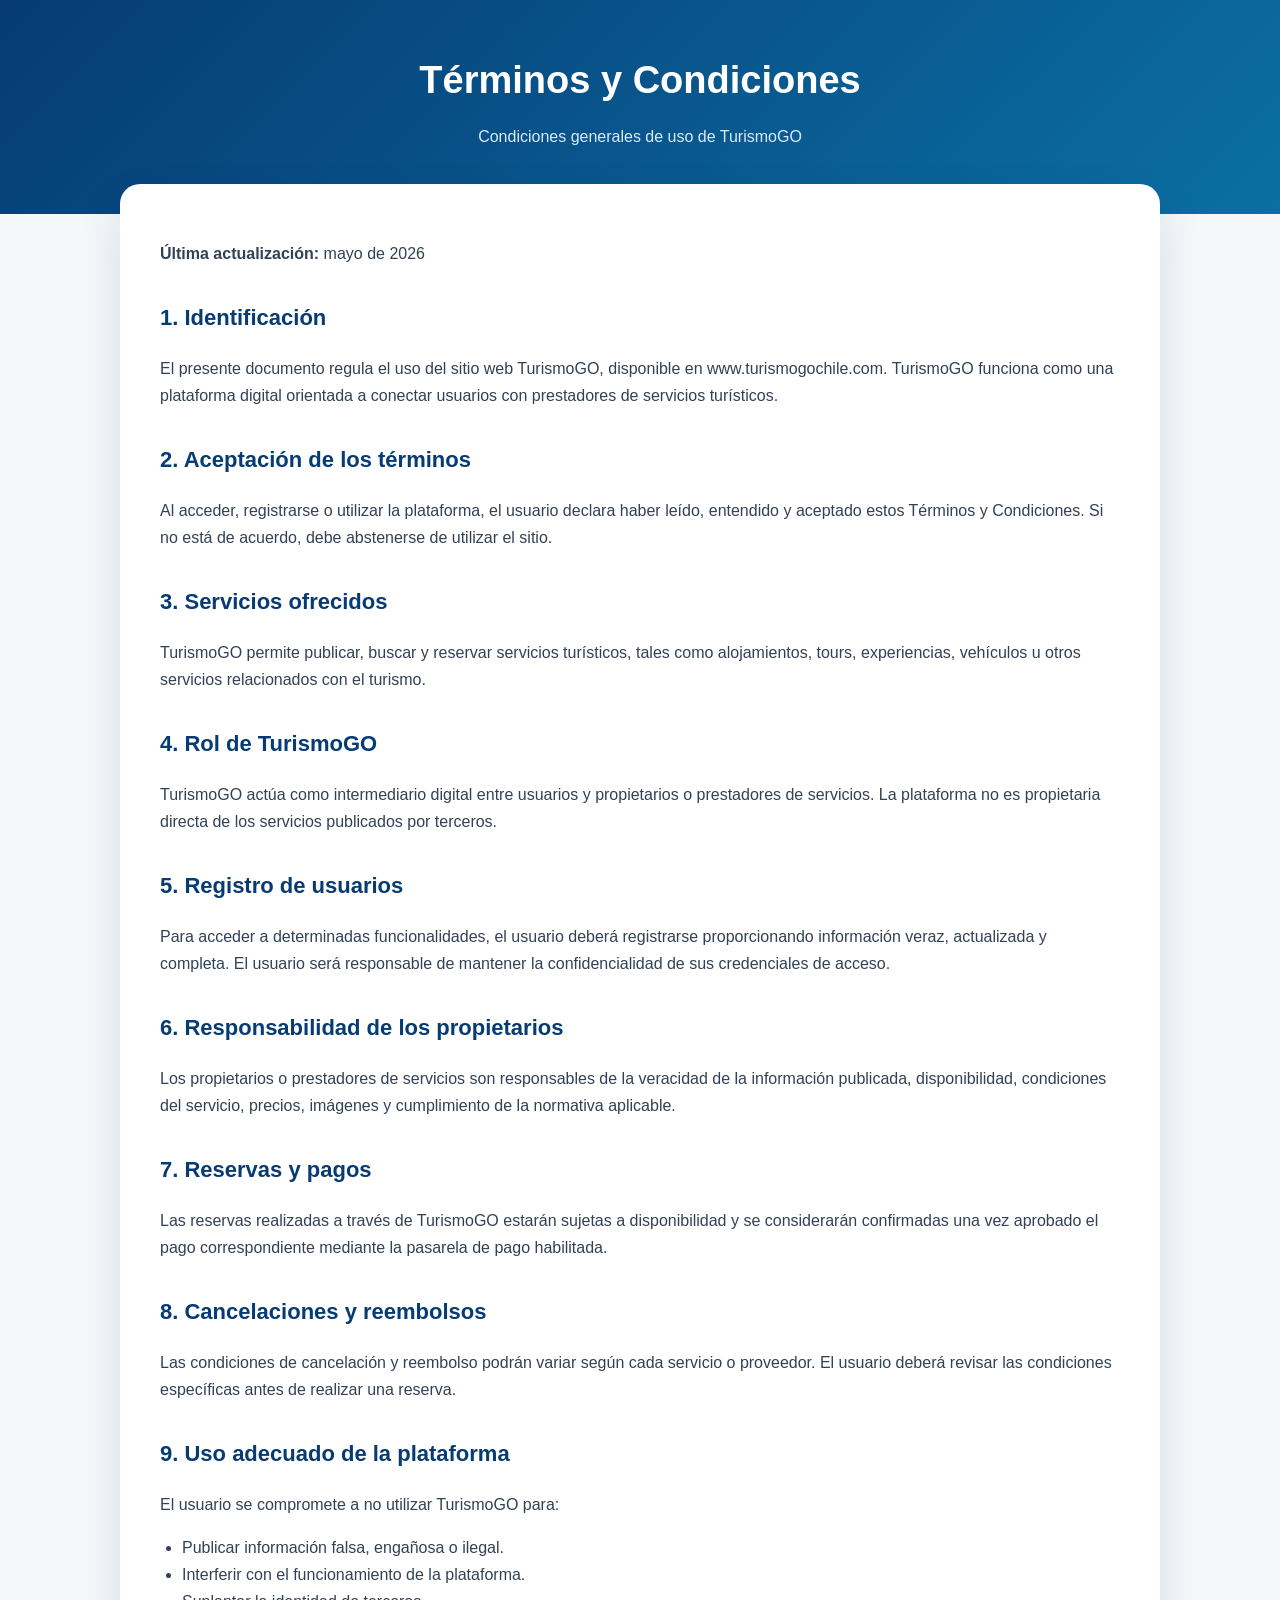
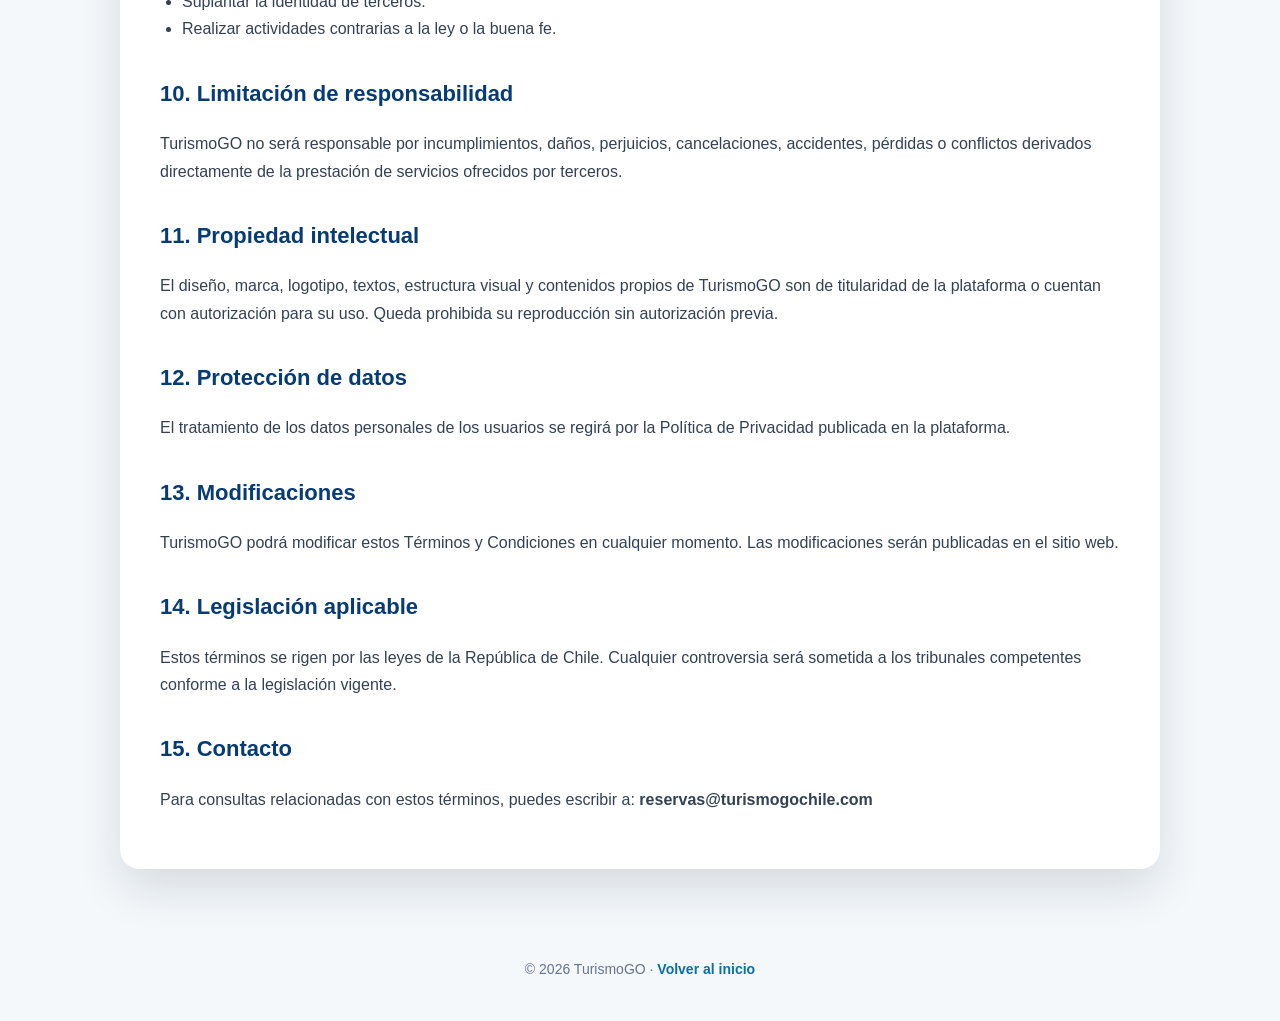
<file: terminos.html>
<!DOCTYPE html>
<html lang="es">
<head>
  <meta charset="UTF-8">
  <meta name="viewport" content="width=device-width, initial-scale=1.0">
  <title>Términos y Condiciones | TurismoGO</title>
  <style>
    body {
      margin: 0;
      font-family: Arial, sans-serif;
      background: #f4f8fb;
      color: #0f172a;
      line-height: 1.7;
    }

    .legal-header {
      background: linear-gradient(135deg, #063b73, #0b6fa4);
      color: white;
      padding: 48px 20px;
      text-align: center;
    }

    .legal-header h1 {
      margin: 0;
      font-size: 38px;
    }

    .legal-header p {
      margin-top: 10px;
      color: #dbeafe;
    }

    .legal-container {
      max-width: 960px;
      margin: -30px auto 50px;
      background: white;
      padding: 40px;
      border-radius: 20px;
      box-shadow: 0 20px 45px rgba(15, 23, 42, 0.12);
    }

    .legal-container h2 {
      color: #063b73;
      margin-top: 32px;
      font-size: 22px;
    }

    .legal-container p {
      color: #334155;
      font-size: 16px;
    }

    .legal-container ul {
      color: #334155;
      padding-left: 22px;
    }

    .legal-footer {
      text-align: center;
      padding: 25px;
      color: #64748b;
      font-size: 14px;
    }

    .legal-footer a {
      color: #0b6fa4;
      text-decoration: none;
      font-weight: bold;
    }

    @media (max-width: 700px) {
      .legal-header h1 {
        font-size: 28px;
      }

      .legal-container {
        margin: -20px 14px 40px;
        padding: 24px;
      }
    }
  </style>
</head>
<body>

  <header class="legal-header">
    <h1>Términos y Condiciones</h1>
    <p>Condiciones generales de uso de TurismoGO</p>
  </header>

  <main class="legal-container">
    <p><strong>Última actualización:</strong> mayo de 2026</p>

    <h2>1. Identificación</h2>
    <p>
      El presente documento regula el uso del sitio web TurismoGO, disponible en
      www.turismogochile.com. TurismoGO funciona como una plataforma digital
      orientada a conectar usuarios con prestadores de servicios turísticos.
    </p>

    <h2>2. Aceptación de los términos</h2>
    <p>
      Al acceder, registrarse o utilizar la plataforma, el usuario declara haber
      leído, entendido y aceptado estos Términos y Condiciones. Si no está de
      acuerdo, debe abstenerse de utilizar el sitio.
    </p>

    <h2>3. Servicios ofrecidos</h2>
    <p>
      TurismoGO permite publicar, buscar y reservar servicios turísticos, tales
      como alojamientos, tours, experiencias, vehículos u otros servicios
      relacionados con el turismo.
    </p>

    <h2>4. Rol de TurismoGO</h2>
    <p>
      TurismoGO actúa como intermediario digital entre usuarios y propietarios o
      prestadores de servicios. La plataforma no es propietaria directa de los
      servicios publicados por terceros.
    </p>

    <h2>5. Registro de usuarios</h2>
    <p>
      Para acceder a determinadas funcionalidades, el usuario deberá registrarse
      proporcionando información veraz, actualizada y completa. El usuario será
      responsable de mantener la confidencialidad de sus credenciales de acceso.
    </p>

    <h2>6. Responsabilidad de los propietarios</h2>
    <p>
      Los propietarios o prestadores de servicios son responsables de la
      veracidad de la información publicada, disponibilidad, condiciones del
      servicio, precios, imágenes y cumplimiento de la normativa aplicable.
    </p>

    <h2>7. Reservas y pagos</h2>
    <p>
      Las reservas realizadas a través de TurismoGO estarán sujetas a
      disponibilidad y se considerarán confirmadas una vez aprobado el pago
      correspondiente mediante la pasarela de pago habilitada.
    </p>

    <h2>8. Cancelaciones y reembolsos</h2>
    <p>
      Las condiciones de cancelación y reembolso podrán variar según cada
      servicio o proveedor. El usuario deberá revisar las condiciones específicas
      antes de realizar una reserva.
    </p>

    <h2>9. Uso adecuado de la plataforma</h2>
    <p>El usuario se compromete a no utilizar TurismoGO para:</p>
    <ul>
      <li>Publicar información falsa, engañosa o ilegal.</li>
      <li>Interferir con el funcionamiento de la plataforma.</li>
      <li>Suplantar la identidad de terceros.</li>
      <li>Realizar actividades contrarias a la ley o la buena fe.</li>
    </ul>

    <h2>10. Limitación de responsabilidad</h2>
    <p>
      TurismoGO no será responsable por incumplimientos, daños, perjuicios,
      cancelaciones, accidentes, pérdidas o conflictos derivados directamente de
      la prestación de servicios ofrecidos por terceros.
    </p>

    <h2>11. Propiedad intelectual</h2>
    <p>
      El diseño, marca, logotipo, textos, estructura visual y contenidos propios
      de TurismoGO son de titularidad de la plataforma o cuentan con autorización
      para su uso. Queda prohibida su reproducción sin autorización previa.
    </p>

    <h2>12. Protección de datos</h2>
    <p>
      El tratamiento de los datos personales de los usuarios se regirá por la
      Política de Privacidad publicada en la plataforma.
    </p>

    <h2>13. Modificaciones</h2>
    <p>
      TurismoGO podrá modificar estos Términos y Condiciones en cualquier
      momento. Las modificaciones serán publicadas en el sitio web.
    </p>

    <h2>14. Legislación aplicable</h2>
    <p>
      Estos términos se rigen por las leyes de la República de Chile. Cualquier
      controversia será sometida a los tribunales competentes conforme a la
      legislación vigente.
    </p>

    <h2>15. Contacto</h2>
    <p>
      Para consultas relacionadas con estos términos, puedes escribir a:
      <strong>reservas@turismogochile.com</strong>
    </p>
  </main>

  <footer class="legal-footer">
    <p>© 2026 TurismoGO · <a href="/index.html">Volver al inicio</a></p>
  </footer>

</body>
</html>
</file>
<file: styles.css>
* {
    box-sizing: border-box;
  }

  body {
    margin: 0;
    font-family: Arial, sans-serif;
    background: #ffffff;
    color: #08256f;
  }

  .topbar {
    height: 78px;
    padding: 0 38px;
    display: flex;
    align-items: center;
    justify-content: space-between;
    background: #ffffff;
  }

  .brand {
    display: flex;
    align-items: center;
    gap: 10px;
    font-weight: bold;
    color: #08256f;
  }

  .brand-logo {
  width: 52px;
  height: 52px;
  max-width: 52px;
  max-height: 52px;
  object-fit: contain;
  display: block;
}

  .brand-mark {
    width: 34px;
    height: 34px;
    border-radius: 8px;
    background: linear-gradient(135deg, #08256f, #ff6236);
    display: flex;
    align-items: center;
    justify-content: center;
    color: white;
    font-size: 18px;
    font-weight: bold;
  }

  .nav-links {
    display: flex;
    gap: 34px;
    align-items: center;
    font-size: 16px;
  }

  .nav-links a {
    color: #08256f;
    text-decoration: none;
  }

  .nav-links a:hover {
    text-decoration: underline;
  }

  .hero-main {
    min-height: 430px;
    background:
      linear-gradient(rgba(8, 37, 111, 0.35), rgba(8, 37, 111, 0.35)),
      url("https://res.cloudinary.com/dqehz2duc/image/upload/f_auto,q_auto:eco,w_auto/v1777683226/torres-del-paine-banner_phrytc.jpg");
    background-size: cover;
    background-position: center;
    display: flex;
    align-items: center;
    justify-content: center;
    text-align: center;
    margin-top: 0;
  }

  .hero-overlay h1 {
    color: white;
    font-size: clamp(38px, 5vw, 68px);
    line-height: 1.08;
    text-transform: uppercase;
    margin: 0 0 26px;
    text-shadow: 0 4px 18px rgba(0,0,0,0.35);
  }

  .hero-main-btn {
    display: inline-block;
    background: #ff6236;
    color: white;
    padding: 16px 38px;
    border-radius: 8px;
    text-decoration: none;
    font-weight: 800;
    text-transform: uppercase;
    box-shadow: 0 10px 24px rgba(0,0,0,0.22);
  }

  .featured {
    max-width: 1220px;
    margin: 80px auto 0;
    padding: 0 40px;
  }

  .featured-layout {
    max-width: 1080px;
    display: grid;
    grid-template-columns: 1fr 330px;
    gap: 42px;
    align-items: start;
  }

  .featured h2 {
    font-size: clamp(42px, 6vw, 66px);
    font-weight: 400;
    margin: 0 0 40px;
    color: #08256f;
  }

  .featured p {
    color: #4966a3;
    margin-bottom: 36px;
  }

  .featured-content h2,
  .featured-content > p {
    text-align: center;
  }

  .featured-layout .login-card {
  margin-top: 0;
  position: sticky;
  top: 86px;
  max-height: calc(100vh - 110px);
  overflow-y: auto;
}

  .public-services-grid {
  display: grid;
  grid-template-columns: repeat(auto-fit, minmax(240px, 1fr));
  gap: 28px;
  justify-content: center;
  align-items: stretch;
}

.public-service-card {
  width: 100%;
  max-width: none;
  min-width: 0;
  height: 100%;
  background: #ffffff;
  border: 1px solid #dbe6f7;
  border-radius: 24px;
  overflow: hidden;
  box-shadow: 0 14px 32px rgba(8,37,111,0.10);
  display: flex;
  flex-direction: column;
}

.public-service-card:hover {
  transform: translateY(-6px);
  border-color: #bcd0f5;
  box-shadow: 0 22px 44px rgba(8,37,111,0.16);
}

 .public-service-card img {
  width: 100%;
  height: 210px;
  min-height: 210px;
  max-height: 210px;
  object-fit: cover;
  display: block;
}

 .public-service-content {
  padding: 22px;
  display: flex;
  flex-direction: column;
  flex: 1;
  min-height: 320px;
}

.btn-ver-servicio {
  margin-top: auto;
}

.card-description {
  min-height: 40px;
}

  .public-service-content h3 {
  margin: 0 0 10px;
  color: #08256f;
  font-size: 22px;
  line-height: 1.2;
}

  .public-service-content p {
  color: #4966a3;
  line-height: 1.55;
}

  .public-price {
  color: #ff6236 !important;
  font-weight: 900;
  font-size: 24px;
  margin-top: auto;
  letter-spacing: -0.4px;
}

.public-service-content button {
  width: 100%;
  padding: 14px;
  background: linear-gradient(90deg, #ff6236, #ff8a50);
  color: white;
  border: none;
  border-radius: 12px;
  cursor: pointer;
  font-weight: 900;
  margin-top: 14px;
  transition: all 0.25s ease;
}

.public-service-content button:hover {
  transform: translateY(-2px);
  box-shadow: 0 12px 24px rgba(255, 98, 54, 0.25);
}

  .login-card {
    background: #f7f9ff;
    border: 1px solid #dbe4ff;
    border-radius: 14px;
    padding: 28px;
    width: 100%;
    max-width: 320px;
    margin-top: 0;
    box-shadow: 0 8px 24px rgba(8, 37, 111, 0.06);
  }

  .login-card h2 {
    font-size: 34px;
    line-height: 1.1;
    margin: 0 0 18px;
    color: #08256f;
  }

  .login-card p {
    font-size: 15px;
    line-height: 1.5;
    color: #4966a3;
    margin-bottom: 22px;
  }

  input,
  .modal-card select {
    width: 100%;
    padding: 14px 13px;
    margin-bottom: 14px;
    border: 1px solid #c9d4f2;
    background: #ffffff;
    color: #08256f;
    font-size: 15px;
    outline: none;
  }

  input:focus {
    border-color: #08256f;
  }

  .primary-btn,
  .secondary-register-btn {
    width: 100%;
    padding: 14px;
    color: white;
    border: none;
    cursor: pointer;
    font-weight: bold;
    font-size: 15px;
  }

  .primary-btn {
    background: #ff6236;
    transition: background 0.2s;
  }

  .primary-btn:hover {
    background: #e6522b;
  }

  .secondary-register-btn {
    background: #08256f;
    margin-top: 12px;
  }

  .secondary-register-btn:hover {
    background: #061b52;
  }

  #error {
    min-height: 20px;
    color: #c02626;
    font-weight: bold;
    margin-top: 14px;
  }

  .modal-overlay {
  position: fixed;
  inset: 0;
  background: rgba(8, 37, 111, 0.55);
  display: none;
  align-items: center;
  justify-content: center;
  padding: 24px;
  z-index: 1000;
}

  .modal-card {
    position: relative;
    background: #ffffff;
    width: 100%;
    max-width: 520px;
    max-height: 90vh;
    overflow-y: auto;
    padding: 32px;
    box-shadow: 0 18px 45px rgba(0,0,0,0.22);
  }

  .modal-card h2 {
    margin-top: 0;
  }

  .modal-close {
    position: absolute;
    top: 14px;
    right: 14px;
    width: 36px;
    height: 36px;
    border: none;
    background: #08256f;
    color: white;
    font-size: 22px;
    cursor: pointer;
  }

  .features {
    max-width: 1220px;
    margin: 90px auto 80px;
    padding: 0 40px;
    display: grid;
    grid-template-columns: 330px 1fr;
    gap: 46px;
  }

  .features h2 {
    font-size: clamp(42px, 6vw, 66px);
    font-weight: 400;
    margin: 0;
    line-height: 1.05;
  }

  .features-title p {
  margin-top: 22px;
  color: #4966a3;
  font-size: 17px;
  line-height: 1.8;
  max-width: 340px;
}

  .feature-list {
  border-top: none;
}

  .feature-item {
  display: grid;
  grid-template-columns: 80px 1fr;
  gap: 34px;
  align-items: center;
  padding: 38px 0;
  border-bottom: 1px solid rgba(8, 37, 111, 0.18);
}

  .feature-icon {
  width: 64px;
  height: 64px;
  border-radius: 18px;
  background: #f4f8ff;
  display: flex;
  align-items: center;
  justify-content: center;
  font-size: 30px;
  box-shadow: 0 10px 24px rgba(8,37,111,0.06);
}

  .feature-item h3 {
  margin: 0 0 10px;
  font-size: 34px;
  font-weight: 700;
  color: #08256f;
  line-height: 1.1;
}

  .feature-item p {
  margin: 0;
  color: #4966a3;
  line-height: 1.7;
  font-size: 17px;
  max-width: 720px;
}

  .business-section {
    background: linear-gradient(180deg, #f7fcff 0%, #ffffff 100%);
    padding: 56px 32px 0;
  }

  .business-hero {
    max-width: 1080px;
    margin: 0 auto;
    display: grid;
    grid-template-columns: 1fr 420px;
    gap: 40px;
    align-items: center;
  }

  .pill-label {
    display: inline-block;
    background: #dff7f7;
    color: #0f8f90;
    padding: 8px 16px;
    border-radius: 999px;
    font-weight: 700;
    font-size: 13px;
    margin-bottom: 18px;
  }

  .business-hero h2 {
    margin: 0 0 18px;
    font-size: clamp(34px, 4vw, 52px);
    line-height: 1.05;
    color: #08256f;
  }

  .business-hero h2 strong {
    color: #0f9fa8;
  }

  .business-hero p {
    color: #4966a3;
    font-size: 17px;
    line-height: 1.55;
  }

  .business-image {
    height: 280px;
    border-radius: 160px 0 0 160px;
    background:
      linear-gradient(rgba(8,37,111,.05), rgba(8,37,111,.05)),
      url("/assets/business-banner.png");
    background-size: cover;
    background-position: center;
    background-repeat: no-repeat;
    box-shadow: 0 20px 40px rgba(8,37,111,.08);
  }

  .benefits-card {
    max-width: 980px;
    margin: 28px auto 0;
    background: white;
    border: 1px solid #dbeafe;
    border-radius: 16px;
    padding: 24px 32px;
    box-shadow: 0 12px 30px rgba(8,37,111,.08);
    text-align: center;
    transform: translateY(32px);
  }

  .benefits-card h3 {
    margin: 0 0 22px;
    color: #08256f;
    font-size: 22px;
  }

  .benefits-grid {
    display: grid;
    grid-template-columns: repeat(4, 1fr);
    gap: 18px;
  }

  .benefit-item {
    display: flex;
    gap: 12px;
    align-items: center;
    text-align: left;
    color: #4966a3;
    font-size: 14px;
    line-height: 1.35;
    border-right: 1px solid #dbeafe;
    padding-right: 14px;
  }

  .benefit-item:last-child {
    border-right: none;
  }

  .support-section {
    background: #f4fbff;
    padding: 90px 32px 40px;
    text-align: center;
  }

  .support-section h2 {
    margin: 0 0 12px;
    color: #08256f;
    font-size: 34px;
  }

  .support-section > p {
    max-width: 720px;
    margin: 0 auto 30px;
    color: #4966a3;
    line-height: 1.5;
  }

  .support-card {
    max-width: 780px;
    margin: 0 auto;
    background: white;
    border: 1px solid #dbeafe;
    border-radius: 16px;
    box-shadow: 0 12px 30px rgba(8,37,111,.08);
    padding: 30px;
    display: grid;
    grid-template-columns: 1fr 1fr;
    gap: 26px;
    text-align: left;
  }

  .single-card {
    max-width: 900px;
    margin: 0 auto;
    background: white;
    border-radius: 20px;
    padding: 50px;
    display: grid;
    grid-template-columns: 1fr 1fr;
    gap: 50px;
    align-items: center;
    box-shadow: 0 15px 40px rgba(0,0,0,0.05);
    border: 1px solid rgba(8,37,111,0.06);
  }

  .support-info {
    border-right: 1px solid #dbeafe;
    padding-right: 26px;
  }

  .support-info p {
    margin: 0 0 22px;
    color: #2f4b85;
    line-height: 1.6;
  }

  .support-info a {
    color: #0f9fa8;
    font-weight: 700;
    text-decoration: none;
  }

  .social-buttons {
    display: flex;
    gap: 14px;
    align-items: center;
    flex-wrap: wrap;
  }

  .social-btn {
    width: 48px;
    height: 48px;
    border-radius: 50%;
    display: flex;
    align-items: center;
    justify-content: center;
    text-decoration: none;
    transition: 0.25s ease;
    background: white;
    box-shadow: 0 10px 24px rgba(0,0,0,0.08);
    border: 1px solid rgba(8,37,111,0.08);
  }

  .social-btn img {
    width: 22px;
    height: 22px;
    object-fit: contain;
  }

  .social-btn:hover {
    transform: translateY(-3px);
    box-shadow: 0 16px 30px rgba(0,0,0,0.12);
  }

  .support-highlight {
    text-align: center;
  }

  .chat-icon {
    width: 86px;
    height: 86px;
    margin: 0 auto 18px;
    background: #dff7f7;
    border-radius: 999px;
    display: flex;
    align-items: center;
    justify-content: center;
    font-size: 42px;
  }

  .support-highlight h3 {
    font-size: 30px;
    margin-bottom: 16px;
    color: #08256f;
  }

  .support-highlight p {
    color: #4966a3;
    line-height: 1.7;
    margin-bottom: 24px;
  }

  .small-btn {
    display: inline-block;
    background: #08256f;
    color: white;
    padding: 14px 28px;
    border-radius: 12px;
    text-decoration: none;
    font-weight: 700;
    transition: 0.3s;
  }

  .small-btn:hover {
    transform: translateY(-2px);
  }

  .cta-premium {
    background: linear-gradient(135deg, #075766, #063b73);
    color: white;
    text-align: center;
    padding: 56px 24px;
  }

  .cta-premium h2 {
    margin: 0 0 14px;
    font-size: 34px;
  }

  .cta-premium p {
    max-width: 760px;
    margin: 0 auto 24px;
    line-height: 1.5;
  }

  .cta-premium a {
    display: inline-block;
    background: #0fbbc3;
    color: white;
    padding: 13px 34px;
    border-radius: 8px;
    text-decoration: none;
    font-weight: 800;
  }

  .footer-premium {
    max-width: none;
    background: #0d1b2f;
    color: #cbd5e1;
    padding: 46px 32px 24px;
    display: block;
  }

  .footer-grid {
    max-width: 1080px;
    margin: 0 auto;
    display: grid;
    grid-template-columns: 1.4fr 1fr 1fr;
    gap: 50px;
    align-items: start;
  }

  .footer-premium h3 {
    color: white;
    margin: 0 0 14px;
    font-size: 18px;
  }

  .footer-premium p,
  .footer-premium a {
    color: #cbd5e1;
    font-size: 14px;
    line-height: 1.5;
  }

  .footer-premium a {
    display: block;
    margin-bottom: 8px;
    text-decoration: underline;
  }

  .footer-premium .brand span {
    color: white;
  }

  .footer-bottom-premium {
    max-width: 1080px;
    margin: 30px auto 0;
    border-top: 1px solid rgba(255,255,255,.18);
    padding-top: 18px;
    display: flex;
    justify-content: space-between;
    gap: 20px;
    color: #94a3b8;
    font-size: 13px;
  }

  @media (max-width: 900px) {
    .topbar {
      padding: 0 22px;
    }

    .nav-links {
      display: none;
    }

    .hero-main {
      min-height: 360px;
    }

    .featured {
      padding: 0 22px;
    }

    .featured-layout,
    .business-hero,
    .support-card,
    .single-card,
    .footer-grid {
      grid-template-columns: 1fr;
    }

    .featured-layout .login-card {
      position: static;
    }

    .features {
      grid-template-columns: 1fr;
      padding: 0 22px;
    }

    .feature-item {
      grid-template-columns: 40px 1fr;
    }

    .business-image {
      height: 220px;
      border-radius: 24px;
    }

    .benefits-grid {
      grid-template-columns: 1fr;
    }

    .benefit-item {
      border-right: none;
      border-bottom: 1px solid #dbeafe;
      padding-bottom: 12px;
    }

    .support-info {
      border-right: none;
      border-bottom: 1px solid #dbeafe;
      padding-right: 0;
      padding-bottom: 20px;
    }

    .footer-bottom-premium {
  display: flex;
  justify-content: space-between;
  align-items: center;
  flex-direction: row; /* 🔥 esto es la clave */
}
  }
  .search-box {
  max-width: 620px;
  margin: 0 auto 36px;
}

.search-box input {
  width: 100%;
  padding: 16px 20px;
  border: 1px solid #dbe6f7;
  border-radius: 999px;
  font-size: 16px;
  color: #08256f;
  background: #ffffff;
  box-shadow: 0 12px 28px rgba(8,37,111,0.08);
  outline: none;
}

.search-box input:focus {
  border-color: #ff6236;
  box-shadow: 0 0 0 4px rgba(255,98,54,0.12);
}

.empty-services {
  grid-column: 1 / -1;
  text-align: center;
  color: #4966a3;
  font-weight: 700;
  padding: 36px;
}

.quick-filters {
  display: flex;
  flex-wrap: wrap;
  gap: 14px;
  justify-content: center;
  margin-bottom: 36px;
}

.filter-btn {
  border: 1px solid #dbe6f7;
  background: #ffffff;
  color: #08256f;
  padding: 12px 18px;
  border-radius: 999px;
  font-weight: 700;
  cursor: pointer;
  transition: all 0.25s ease;
}

.filter-btn:hover {
  transform: translateY(-2px);
  box-shadow: 0 10px 22px rgba(8,37,111,0.08);
}

.filter-btn.active {
  background: linear-gradient(90deg, #08256f, #0b63ce);
  color: white;
  border-color: transparent;
}
.testimonials-section {
  max-width: 1220px;
  margin: 90px auto 80px;
  padding: 0 40px;
}

.testimonials-header {
  max-width: 760px;
  margin: 0 auto 42px;
  text-align: center;
}

.testimonials-header span {
  display: inline-block;
  background: #e8f8f5;
  color: #0f8f90;
  border: 1px solid #c8f0eb;
  padding: 8px 16px;
  border-radius: 999px;
  font-size: 13px;
  font-weight: 800;
  text-transform: uppercase;
  letter-spacing: .4px;
  margin-bottom: 18px;
}

.testimonials-header h2 {
  margin: 0 0 16px;
  color: #08256f;
  font-size: clamp(36px, 5vw, 56px);
  line-height: 1.05;
}

.testimonials-header p {
  color: #4966a3;
  font-size: 17px;
  line-height: 1.7;
  margin: 0;
}

.testimonials-grid {
  display: grid;
  grid-template-columns: repeat(3, 1fr);
  gap: 26px;
}

.testimonial-card {
  background: #ffffff;
  border: 1px solid #dbe6f7;
  border-radius: 22px;
  padding: 28px;
  box-shadow: 0 14px 32px rgba(8,37,111,0.08);
  transition: transform 0.25s ease, box-shadow 0.25s ease;
}

.testimonial-card:hover {
  transform: translateY(-5px);
  box-shadow: 0 22px 44px rgba(8,37,111,0.14);
}

.testimonial-stars {
  color: #ff6236;
  font-size: 18px;
  letter-spacing: 2px;
  margin-bottom: 18px;
}

.testimonial-card p {
  color: #2f4b85;
  line-height: 1.7;
  font-size: 16px;
  margin: 0 0 24px;
}

.testimonial-card strong {
  display: block;
  color: #08256f;
  margin-bottom: 6px;
}

.testimonial-card span {
  color: #64748b;
  font-size: 14px;
}

@media (max-width: 900px) {
  .testimonials-section {
    padding: 0 22px;
  }

  .testimonials-grid {
    grid-template-columns: 1fr;
  }
}
.faq-section {
  max-width: 1220px;
  margin: 90px auto 80px;
  padding: 0 40px;
}

.faq-header {
  max-width: 760px;
  margin: 0 auto 44px;
  text-align: center;
}

.faq-header span {
  display: inline-block;
  background: #fff4ed;
  color: #ff6236;
  border: 1px solid #ffd7c8;
  padding: 8px 16px;
  border-radius: 999px;
  font-size: 13px;
  font-weight: 800;
  text-transform: uppercase;
  letter-spacing: .4px;
  margin-bottom: 18px;
}

.faq-header h2 {
  margin: 0 0 16px;
  color: #08256f;
  font-size: clamp(34px, 5vw, 54px);
  line-height: 1.08;
}

.faq-header p {
  margin: 0;
  color: #4966a3;
  font-size: 17px;
  line-height: 1.7;
}

.faq-grid {
  display: grid;
  grid-template-columns: repeat(2, 1fr);
  gap: 24px;
}

.faq-card {
  background: #ffffff;
  border: 1px solid #dbe6f7;
  border-radius: 22px;
  padding: 28px;
  box-shadow: 0 14px 30px rgba(8,37,111,0.07);
  transition: transform 0.25s ease, box-shadow 0.25s ease;
}

.faq-card:hover {
  transform: translateY(-4px);
  box-shadow: 0 22px 42px rgba(8,37,111,0.12);
}

.faq-card h3 {
  margin: 0 0 14px;
  color: #08256f;
  font-size: 22px;
  line-height: 1.3;
}

.faq-card p {
  margin: 0;
  color: #4966a3;
  line-height: 1.7;
  font-size: 15px;
}

@media (max-width: 900px) {
  .faq-section {
    padding: 0 22px;
  }

  .faq-grid {
    grid-template-columns: 1fr;
  }
}
.public-image-wrap {
  position: relative;
  overflow: hidden;
}

.public-card-badges {
  position: absolute;
  top: 14px;
  left: 14px;
  display: flex;
  gap: 8px;
  flex-wrap: wrap;
  z-index: 2;
}

.verified-badge,
.premium-badge,
.pro-badge {
  padding: 7px 11px;
  border-radius: 999px;
  color: #ffffff;
  font-size: 11px;
  font-weight: 900;
  text-transform: uppercase;
  letter-spacing: .5px;
  box-shadow: 0 8px 18px rgba(15, 23, 42, 0.18);
}

.verified-badge {
  background: #0b6fa4;
}

.premium-badge {
  background: #ff6236;
}

.pro-badge {
  background: #16a34a;
}

.premium-service-card {
  border: 2px solid rgba(255, 98, 54, 0.45);
  box-shadow: 0 18px 42px rgba(255, 98, 54, 0.14);
}

.trust-row {
  display: flex;
  gap: 10px;
  flex-wrap: wrap;
  margin: 12px 0;
}

.trust-row span {
  background: #f8fafc;
  border: 1px solid #e2e8f0;
  color: #334155;
  border-radius: 999px;
  padding: 7px 10px;
  font-size: 12px;
  font-weight: 800;
}
.featured-badge {
  padding: 7px 11px;
  border-radius: 999px;
  background: #f59e0b;
  color: #ffffff;
  font-size: 11px;
  font-weight: 900;
  text-transform: uppercase;
  letter-spacing: .5px;
  box-shadow: 0 8px 18px rgba(15, 23, 42, 0.18);
}
.footer-links {
  margin-top: 8px;
}

.footer-links a {
  color: #ffffff;
  text-decoration: none;
  margin: 0 5px;
  font-size: 14px;
}

.footer-links a:hover {
  text-decoration: underline;
}
.footer-bottom-premium {
  display: flex;
  justify-content: space-between;
  align-items: center;
}

.footer-copy {
  color: #9ca3af; /* mismo gris */
  font-size: 14px;
}

.footer-links-inline {
  display: flex;
  align-items: center;
  gap: 6px;
  color: #9ca3af;
  font-size: 14px;
}

.footer-links-inline a {
  color: #9ca3af; /* 🔥 mismo color que el texto */
  text-decoration: none;
}

.footer-links-inline a:hover {
  text-decoration: underline;
}

.legal-checkbox-container {
  width: 100%;
  margin: 12px 0 18px 0;
}

.legal-checkbox-container .legal-checkbox {
  display: flex !important;
  align-items: center !important;
  justify-content: flex-start !important;
  gap: 10px !important;
  width: 100% !important;
  color: #334155 !important;
  font-size: 14px !important;
  line-height: 1.4 !important;
  text-align: left !important;
}

.legal-checkbox-container .legal-checkbox input {
  width: auto !important;
  min-width: auto !important;
  margin: 0 !important;
  flex: 0 0 auto !important;
}

.legal-checkbox-container .legal-checkbox span {
  display: inline !important;
  width: auto !important;
  max-width: none !important;
  margin: 0 !important;
}

.legal-checkbox-container .legal-checkbox a {
  color: #0b6fa4 !important;
  font-weight: 700 !important;
  text-decoration: none !important;
}

.legal-checkbox-container .legal-checkbox a:hover {
  text-decoration: underline !important;
}

.public-service-card img {
  width: 100%;
  height: auto;
  display: block;
}
.skeleton-card {
  width: 100%;
  min-height: 320px;
  border-radius: 22px;
  background: linear-gradient(
    90deg,
    #eeeeee 25%,
    #f7f7f7 37%,
    #eeeeee 63%
  );
  background-size: 400% 100%;
  animation: skeleton-loading 1.3s ease-in-out infinite;
  box-shadow: 0 10px 28px rgba(0, 0, 0, 0.08);
}

@keyframes skeleton-loading {
  0% {
    background-position: 100% 50%;
  }
  100% {
    background-position: 0 50%;
  }
}

@media (max-width: 768px) {
  .skeleton-card {
    min-height: 280px;
    border-radius: 18px;
  }
}
.load-more-container {
  display: flex;
  justify-content: center;
  margin-top: 28px;
}

#btn-ver-mas-servicios {
  padding: 10px 18px;
  font-size: 14px;
  min-width: auto;
  width: auto;
  border-radius: 10px;
}

.load-more-container {
  display: flex;
  justify-content: center;
  margin-top: 20px;
}

@media (max-width: 768px) {
  .hero-main {
    min-height: 520px;
    background-size: cover;
    background-position: center;
  }
}

.card-top-row {
  display: flex;
  justify-content: space-between;
  align-items: flex-start;
  gap: 10px;
}

.card-price {
  color: #ff6236;
  font-weight: 900;
  font-size: 20px;
  white-space: nowrap;
}

.card-description {
  font-size: 14px;
  margin: 10px 0;
  color: #4966a3;
}

.card-trust {
  display: flex;
  gap: 10px;
  font-size: 13px;
  margin-bottom: 12px;
  color: #334155;
}

.card-trust span {
  background: #f1f5f9;
  padding: 6px 10px;
  border-radius: 999px;
  font-weight: 700;
}

.card-top-row {
  min-height: 62px;
}

.card-description {
  min-height: 48px;
}

.card-trust {
  margin-top: auto;
  margin-bottom: 18px;
}

.btn-ver-servicio {
  margin-top: 0 !important;
}

.card-urgency {
  display: flex;
  gap: 8px;
  flex-wrap: wrap;
  margin-bottom: 12px;
}

.urgency-high {
  background: #fff4ed;
  color: #ff6236;
  font-size: 12px;
  font-weight: 800;
  padding: 6px 10px;
  border-radius: 999px;
}

.urgency-low {
  background: #ecfdf5;
  color: #16a34a;
  font-size: 12px;
  font-weight: 800;
  padding: 6px 10px;
  border-radius: 999px;
}

.card-safe-note {
  font-size: 12px;
  color: #16a34a;
  font-weight: 800;
  margin-bottom: 12px;
}

/* =====================================================
   TURISMOGO - ACCESS PREMIUM
===================================================== */

.premium-access-card {
  position: sticky;
  top: 92px;
  overflow: hidden;
}

.access-header {
  margin-bottom: 24px;
}

.access-kicker {
  display: inline-block;
  background: rgba(255, 98, 54, 0.12);
  color: #ff6236;
  padding: 8px 14px;
  border-radius: 999px;
  font-size: 12px;
  font-weight: 900;
  text-transform: uppercase;
  letter-spacing: 1px;
  margin-bottom: 16px;
}

.access-header h2 {
  margin: 0 0 14px;
  font-size: 38px;
  line-height: 1.05;
  letter-spacing: -1px;
  color: #08256f;
}

.access-header p {
  color: #4966a3;
  line-height: 1.6;
}

.access-role-grid {
  display: grid;
  gap: 14px;
  margin-bottom: 26px;
}

.access-role-card {
  display: flex;
  gap: 14px;
  align-items: flex-start;
  padding: 16px;
  border-radius: 18px;
  border: 1px solid #dbe4ff;
  background: #ffffff;
}

.active-role {
  border: 1px solid #ff6236;
  background: rgba(255,98,54,0.04);
}

.access-role-icon {
  width: 46px;
  height: 46px;
  border-radius: 14px;
  display: grid;
  place-items: center;
  background: #08256f;
  color: white;
  font-size: 20px;
  flex-shrink: 0;
}

.access-role-card h3 {
  margin: 0 0 6px;
  color: #08256f;
  font-size: 16px;
}

.access-role-card p {
  margin: 0;
  font-size: 13px;
}

.login-divider {
  position: relative;
  text-align: center;
  margin: 24px 0;
}

.login-divider::before {
  content: "";
  position: absolute;
  top: 50%;
  left: 0;
  width: 100%;
  height: 1px;
  background: #dbe4ff;
}

.login-divider span {
  position: relative;
  background: #f7f9ff;
  padding: 0 14px;
  color: #64748b;
  font-size: 12px;
  font-weight: 800;
  text-transform: uppercase;
  letter-spacing: 1px;
}

.access-login-btn {
  margin-top: 6px;
}

.access-actions {
  display: grid;
  gap: 12px;
  margin-top: 16px;
}

.owner-access-btn {
  width: 100%;
  padding: 14px;
  border: none;
  border-radius: 12px;
  background: linear-gradient(135deg, #08256f, #0b6fa4);
  color: white;
  font-weight: 900;
  cursor: pointer;
  transition: 0.25s ease;
}

.owner-access-btn:hover {
  transform: translateY(-2px);
  box-shadow: 0 12px 24px rgba(8,37,111,0.18);
}

.access-security {
  margin-top: 18px;
  text-align: center;
  color: #64748b;
  font-size: 12px;
  line-height: 1.5;
}

@media (max-width: 760px) {
  .access-header h2 {
    font-size: 32px;
  }
}
/* =====================================================
   TURISMOGO - ACCESS CARD COMPACT
===================================================== */

.premium-access-card {
  max-width: 360px;
  padding: 24px;
}

.access-kicker {
  margin-bottom: 12px;
  padding: 7px 12px;
  font-size: 11px;
}

.access-header {
  margin-bottom: 18px;
}

.access-header h2 {
  font-size: 30px;
  line-height: 1.05;
  margin-bottom: 12px;
}

.access-header p {
  font-size: 14px;
  line-height: 1.55;
  margin-bottom: 0;
}

.access-role-grid {
  gap: 10px;
  margin-bottom: 18px;
}

.access-role-card {
  padding: 13px;
  border-radius: 16px;
}

.access-role-icon {
  width: 40px;
  height: 40px;
  border-radius: 12px;
  font-size: 18px;
}

.access-role-card h3 {
  font-size: 15px;
  margin-bottom: 4px;
}

.access-role-card p {
  font-size: 12px;
  line-height: 1.35;
}

.login-divider {
  margin: 18px 0;
}

.premium-access-card input {
  margin-bottom: 10px;
  padding: 13px 14px;
  font-size: 14px;
}

.access-login-btn,
.access-actions button,
.owner-access-btn {
  min-height: 44px;
  padding: 12px 14px;
  font-size: 14px;
}

.access-actions {
  gap: 10px;
  margin-top: 12px;
}

.access-security {
  margin-top: 14px;
  font-size: 11px;
}

#error {
  margin-top: 10px;
  font-size: 13px;
}

.premium-access-card::-webkit-scrollbar {
  width: 6px;
}

.premium-access-card::-webkit-scrollbar-thumb {
  background: rgba(8, 37, 111, 0.22);
  border-radius: 999px;
}

.premium-access-card::-webkit-scrollbar-track {
  background: transparent;
}
</file>
